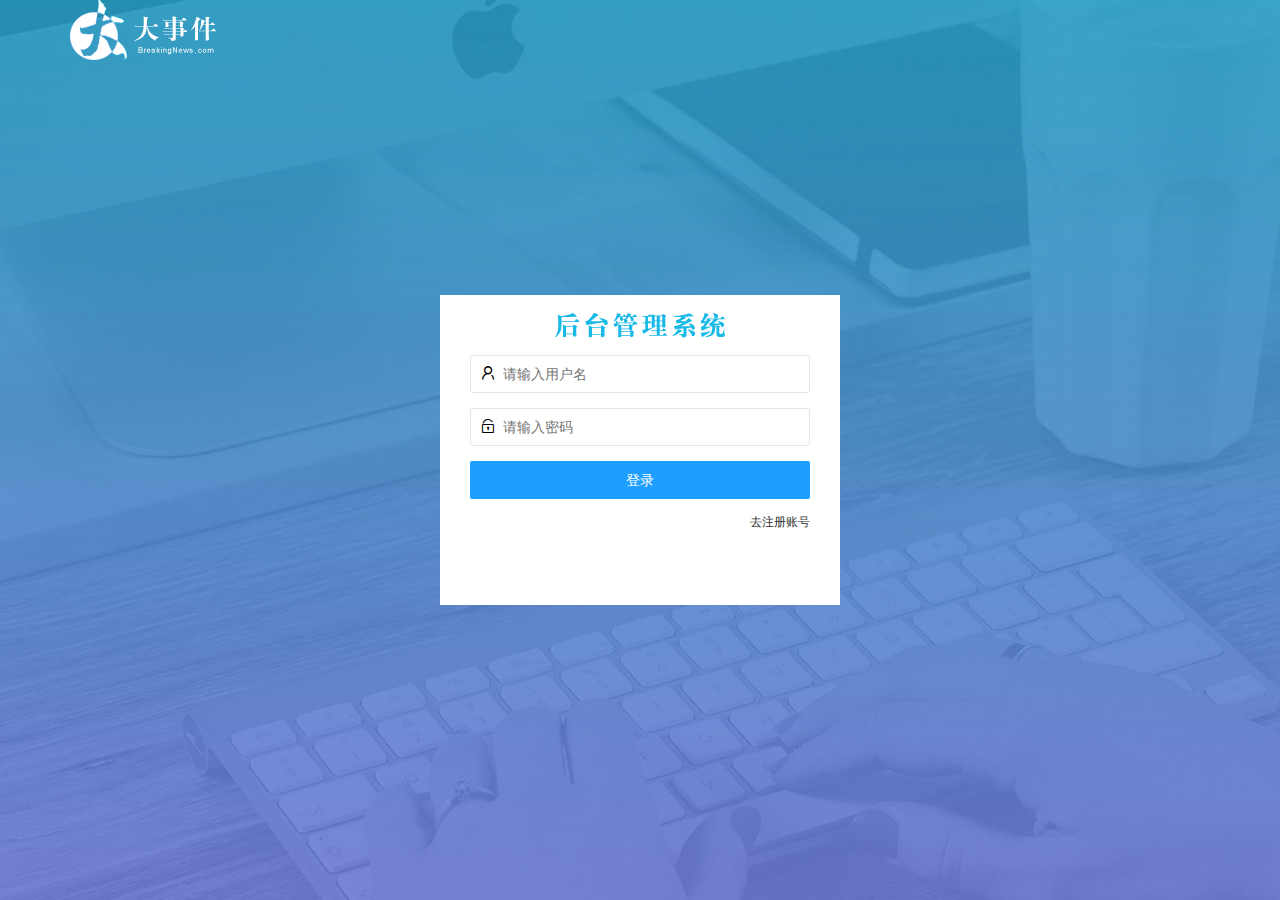
<file: login.html>
<!DOCTYPE html>
<html lang="en">
<head>
    <meta charset="UTF-8">
    <meta name="viewport" content="width=device-width, initial-scale=1.0">
    <meta http-equiv="X-UA-Compatible" content="ie=edge">
    <title>大事件-登录-注册</title>
  <!-- 导入layui 的样式 -->
  <link rel="stylesheet" href="./assets/lib/layui/css/layui.css">
<!-- 导入自己的样式 -->
  <link rel="stylesheet" href="./assets/css/login.css">
</head>
<body>
    <!-- 头部区域 -->
    <!-- layui-main 版心 -->
  <div class="layui-main">  
      <img src="./assets/images/logo.png" alt="">
  </div>  
  <!-- 登录注册区区域 -->
  <div class="longBox">
      <!-- 头部图片 -->
      <div class="title-box"></div>
     
      <!-- 登录的div -->
      <div class="login-box">
           <!-- 登录的表单 -->
      <form class="layui-form" id="form_login" action="">
            
      
            <!-- 用户名 -->
              <div class="layui-form-item">
                   <!-- 字体图标 -->
                    <i class="layui-icon layui-icon-username"></i>  
                  <input type="text" name="username" required  lay-verify="required" placeholder="请输入用户名" autocomplete="off" class="layui-input">
              </div>
           
          
                <!-- 密码 -->
              <div class="layui-form-item">
                   <!-- 字体图标 -->
                    <i class="layui-icon layui-icon-password"></i>   
                      <input type="password" name="password" required  lay-verify="required|pass" placeholder="请输入密码" autocomplete="off" class="layui-input">
                  </div>
                  <!-- 按钮 layui-form-item 独占一行-->
                  <!-- layui-btn-fluid 占满一行 -->
                  <div class="layui-form-item">
                          <button class="layui-btn layui-btn-fluid layui-btn-normal" lay-submit >登录</button>
                  </div>
                  <div class="layui-form-item links">
                        <a href="javascript:;" id="link_reg">去注册账号</a>
                  </div>
              </form>
         
      </div>
      <!-- 注册的div -->
      <div class="reg-box">
            <form class="layui-form" id="form_reg" action="">
            
      
                    <!-- 用户名 -->
                      <div class="layui-form-item">
                           <!-- 字体图标 -->
                            <i class="layui-icon layui-icon-username"></i>  
                          <input type="text" name="username" required  lay-verify="required"  placeholder="请输入用户名" autocomplete="off" class="layui-input">
                      </div>
                   
                  
                        <!-- 密码 -->
                      <div class="layui-form-item">
                           <!-- 字体图标 -->
                            <i class="layui-icon layui-icon-password"></i>   
                              <input type="password" id="mima" name="password" required  lay-verify="required|pass"  placeholder="请输入密码" autocomplete="off" class="layui-input">
                          </div>
                              <!-- 再次确认密码密码 -->
                      <div class="layui-form-item">
                            <!-- 字体图标 -->
                             <i class="layui-icon layui-icon-password"></i>   
                               <input type="password" name="password" required  lay-verify="required|pass|repwd" placeholder="再次确认密码" autocomplete="off" class="layui-input">
                           </div>
                          <!-- 按钮 layui-form-item 独占一行-->
                          <!-- layui-btn-fluid 占满一行 -->
                          <div class="layui-form-item">
                                  <button class="layui-btn layui-btn-fluid layui-btn-normal" lay-submit >注册</button>
                          </div>
                          <div class="layui-form-item links">
                                <a href="javascript:;" id="link_login">去登陆</a>
                          </div>
                      </form>
        
      </div>
  </div>
<!-- 导入Layui 的js文件 -->
<script src="/assets/lib/layui/layui.all.js"></script>
  <!-- 导入JUQery -->
<script src="/assets/lib/jquery.js"></script>
<!-- 导入路径拼接js -->
<script src="/assets/js/baseAPI.js"></script>
  <!-- 导入自己的javascript -->
  <script src="./assets/js/login.js"></script>
</body>
</html>
</file>
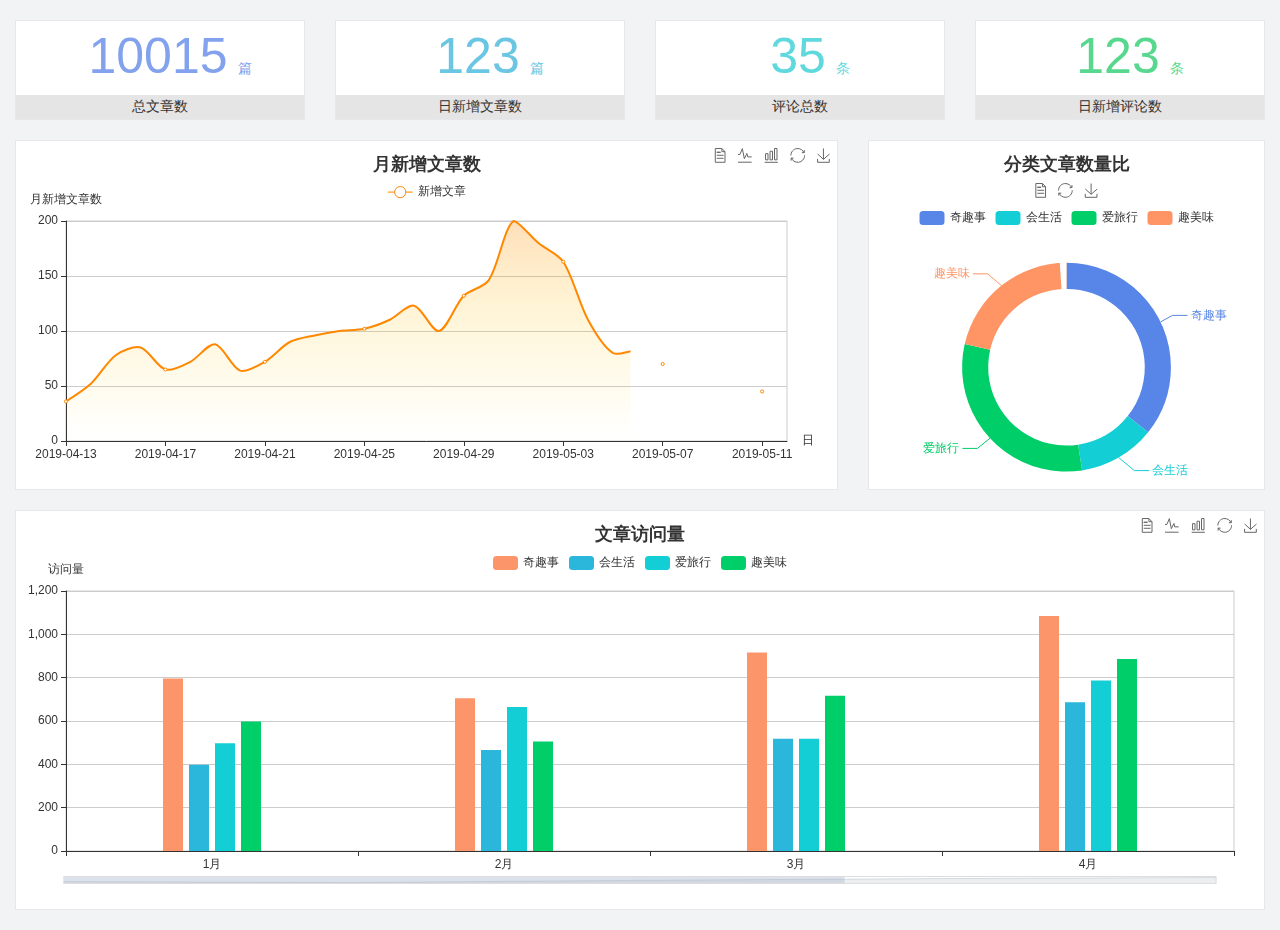
<file: home/dashboard.html>
<!DOCTYPE html>
<html lang="en">

<head>
  <meta charset="UTF-8">
  <meta name="viewport" content="width=device-width, initial-scale=1.0">
  <meta http-equiv="X-UA-Compatible" content="ie=edge">
  <title>图表统计</title>
  <link rel="stylesheet" href="../../assets/lib/bootstrap.css" />
  <link rel="stylesheet" href="../../assets/lib/main.css" />
  <script src="../../assets/lib/jquery.js"></script>
  <script type="text/javascript" src="../../assets/lib/echarts.min.js"></script>
</head>

<body>
  <div class="container-fluid">
    <div class="row spannel_list">
      <div class="col-sm-3 col-xs-6">
        <div class="spannel">
          <em>10015</em><span>篇</span>
          <b>总文章数</b>
        </div>
      </div>
      <div class="col-sm-3 col-xs-6">
        <div class="spannel scolor01">
          <em>123</em><span>篇</span>
          <b>日新增文章数</b>
        </div>
      </div>
      <div class="col-sm-3 col-xs-6">
        <div class="spannel scolor02">
          <em>35</em><span>条</span>
          <b>评论总数</b>
        </div>
      </div>
      <div class="col-sm-3 col-xs-6">
        <div class="spannel scolor03">
          <em>123</em><span>条</span>
          <b>日新增评论数</b>
        </div>
      </div>
    </div>
  </div>

  <div class="container-fluid">
    <div class="row curve-pie">
      <div class="col-lg-8 col-md-8">
        <div class="gragh_pannel" id="curve_show"></div>
      </div>
      <div class="col-lg-4 col-md-4">
        <div class="gragh_pannel" id="pie_show"></div>
      </div>
    </div>
  </div>

  <div class="container-fluid">
    <div class="column_pannel" id="column_show"></div>
  </div>

  <script>
    var oChart = echarts.init(document.getElementById('curve_show'));
    var aList_all = [
      { 'count': 36, 'date': '2019-04-13' },
      { 'count': 52, 'date': '2019-04-14' },
      { 'count': 78, 'date': '2019-04-15' },
      { 'count': 85, 'date': '2019-04-16' },
      { 'count': 65, 'date': '2019-04-17' },
      { 'count': 72, 'date': '2019-04-18' },
      { 'count': 88, 'date': '2019-04-19' },
      { 'count': 64, 'date': '2019-04-20' },
      { 'count': 72, 'date': '2019-04-21' },
      { 'count': 90, 'date': '2019-04-22' },
      { 'count': 96, 'date': '2019-04-23' },
      { 'count': 100, 'date': '2019-04-24' },
      { 'count': 102, 'date': '2019-04-25' },
      { 'count': 110, 'date': '2019-04-26' },
      { 'count': 123, 'date': '2019-04-27' },
      { 'count': 100, 'date': '2019-04-28' },
      { 'count': 132, 'date': '2019-04-29' },
      { 'count': 146, 'date': '2019-04-30' },
      { 'count': 200, 'date': '2019-05-01' },
      { 'count': 180, 'date': '2019-05-02' },
      { 'count': 163, 'date': '2019-05-03' },
      { 'count': 110, 'date': '2019-05-04' },
      { 'count': 80, 'date': '2019-05-05' },
      { 'count': 82, 'date': '2019-05-06' },
      { 'count': 70, 'date': '2019-05-07' },
      { 'count': 65, 'date': '2019-05-08' },
      { 'count': 54, 'date': '2019-05-09' },
      { 'count': 40, 'date': '2019-05-10' },
      { 'count': 45, 'date': '2019-05-11' },
      { 'count': 38, 'date': '2019-05-12' },
    ];

    let aCount = [];
    let aDate = [];

    for (var i = 0; i < aList_all.length; i++) {
      aCount.push(aList_all[i].count);
      aDate.push(aList_all[i].date);
    }

    var chartopt = {
      title: {
        text: '月新增文章数',
        left: 'center',
        top: '10'
      },
      tooltip: {
        trigger: 'axis'
      },
      legend: {
        data: ['新增文章'],
        top: '40'
      },
      toolbox: {
        show: true,
        feature: {
          mark: { show: true },
          dataView: { show: true, readOnly: false },
          magicType: { show: true, type: ['line', 'bar'] },
          restore: { show: true },
          saveAsImage: { show: true }
        }
      },
      calculable: true,
      xAxis: [
        {
          name: '日',
          type: 'category',
          boundaryGap: false,
          data: aDate
        }
      ],
      yAxis: [
        {
          name: '月新增文章数',
          type: 'value'
        }
      ],
      series: [
        {
          name: '新增文章',
          type: 'line',
          smooth: true,
          itemStyle: { normal: { areaStyle: { type: 'default' }, color: '#f80' }, lineStyle: { color: '#f80' } },
          data: aCount
        }],
      areaStyle: {
        normal: {
          color: new echarts.graphic.LinearGradient(0, 0, 0, 1, [{
            offset: 0,
            color: 'rgba(255,136,0,0.39)'
          }, {
            offset: .34,
            color: 'rgba(255,180,0,0.25)'
          }, {
            offset: 1,
            color: 'rgba(255,222,0,0.00)'
          }])

        }
      },
      grid: {
        show: true,
        x: 50,
        x2: 50,
        y: 80,
        height: 220
      }
    };

    oChart.setOption(chartopt);


    var oPie = echarts.init(document.getElementById('pie_show'));
    var oPieopt =
    {
      title: {
        top: 10,
        text: '分类文章数量比',
        x: 'center'
      },
      tooltip: {
        trigger: 'item',
        formatter: "{a} <br/>{b} : {c} ({d}%)"
      },
      color: ['#5885e8', '#13cfd5', '#00ce68', '#ff9565'],
      legend: {
        x: 'center',
        top: 65,
        data: ['奇趣事', '会生活', '爱旅行', '趣美味']
      },
      toolbox: {
        show: true,
        x: 'center',
        top: 35,
        feature: {
          mark: { show: true },
          dataView: { show: true, readOnly: false },
          magicType: {
            show: true,
            type: ['pie', 'funnel'],
            option: {
              funnel: {
                x: '25%',
                width: '50%',
                funnelAlign: 'left',
                max: 1548
              }
            }
          },
          restore: { show: true },
          saveAsImage: { show: true }
        }
      },
      calculable: true,
      series: [
        {
          name: '访问来源',
          type: 'pie',
          radius: ['45%', '60%'],
          center: ['50%', '65%'],
          data: [
            { value: 300, name: '奇趣事' },
            { value: 100, name: '会生活' },
            { value: 260, name: '爱旅行' },
            { value: 180, name: '趣美味' }
          ]
        }
      ]
    };
    oPie.setOption(oPieopt);



    var oColumn = this.echarts.init(document.getElementById('column_show'));
    var oColumnopt =
    {
      title: {
        text: '文章访问量',
        left: 'center',
        top: '10'
      },
      tooltip: {
        trigger: 'axis'
      },
      legend: {
        data: ['奇趣事', '会生活', '爱旅行', '趣美味'],
        top: '40'
      },
      toolbox: {
        show: true,
        feature: {
          mark: { show: true },
          dataView: { show: true, readOnly: false },
          magicType: { show: true, type: ['line', 'bar'] },
          restore: { show: true },
          saveAsImage: { show: true }
        }
      },
      calculable: true,
      xAxis: [
        {
          type: 'category',
          data: ['1月', '2月', '3月', '4月', '5月']
        }
      ],
      yAxis: [
        {
          name: '访问量',
          type: 'value'
        }
      ],
      series: [
        {
          name: '奇趣事',
          type: 'bar',
          barWidth: 20,
          itemStyle: {
            normal: { areaStyle: { type: 'default' }, color: '#fd956a' }
          },
          data: [800, 708, 920, 1090, 1200]
        },
        {
          name: '会生活',
          type: 'bar',
          barWidth: 20,
          itemStyle: {
            normal: { areaStyle: { type: 'default' }, color: '#2bb6db' }
          },
          data: [400, 468, 520, 690, 800]
        },
        {
          name: '爱旅行',
          type: 'bar',
          barWidth: 20,
          itemStyle: {
            normal: { areaStyle: { type: 'default' }, color: '#13cfd5' }
          },
          data: [500, 668, 520, 790, 900]
        },
        {
          name: '趣美味',
          type: 'bar',
          barWidth: 20,
          itemStyle: {
            normal: { areaStyle: { type: 'default' }, color: '#00ce68' }
          },
          data: [600, 508, 720, 890, 1000]
        }
      ],
      grid: {
        show: true,
        x: 50,
        x2: 30,
        y: 80,
        height: 260
      },
      dataZoom: [//给x轴设置滚动条
        {
          start: 0,//默认为0
          end: 100 - 1000 / 31,//默认为100
          type: 'slider',
          show: true,
          xAxisIndex: [0],
          handleSize: 0,//滑动条的 左右2个滑动条的大小
          height: 8,//组件高度
          left: 45, //左边的距离
          right: 50,//右边的距离
          bottom: 26,//右边的距离
          handleColor: '#ddd',//h滑动图标的颜色
          handleStyle: {
            borderColor: "#cacaca",
            borderWidth: "1",
            shadowBlur: 2,
            background: "#ddd",
            shadowColor: "#ddd",
          }
        }]
    };
    oColumn.setOption(oColumnopt);
  </script>
</body>

</html>
</file>
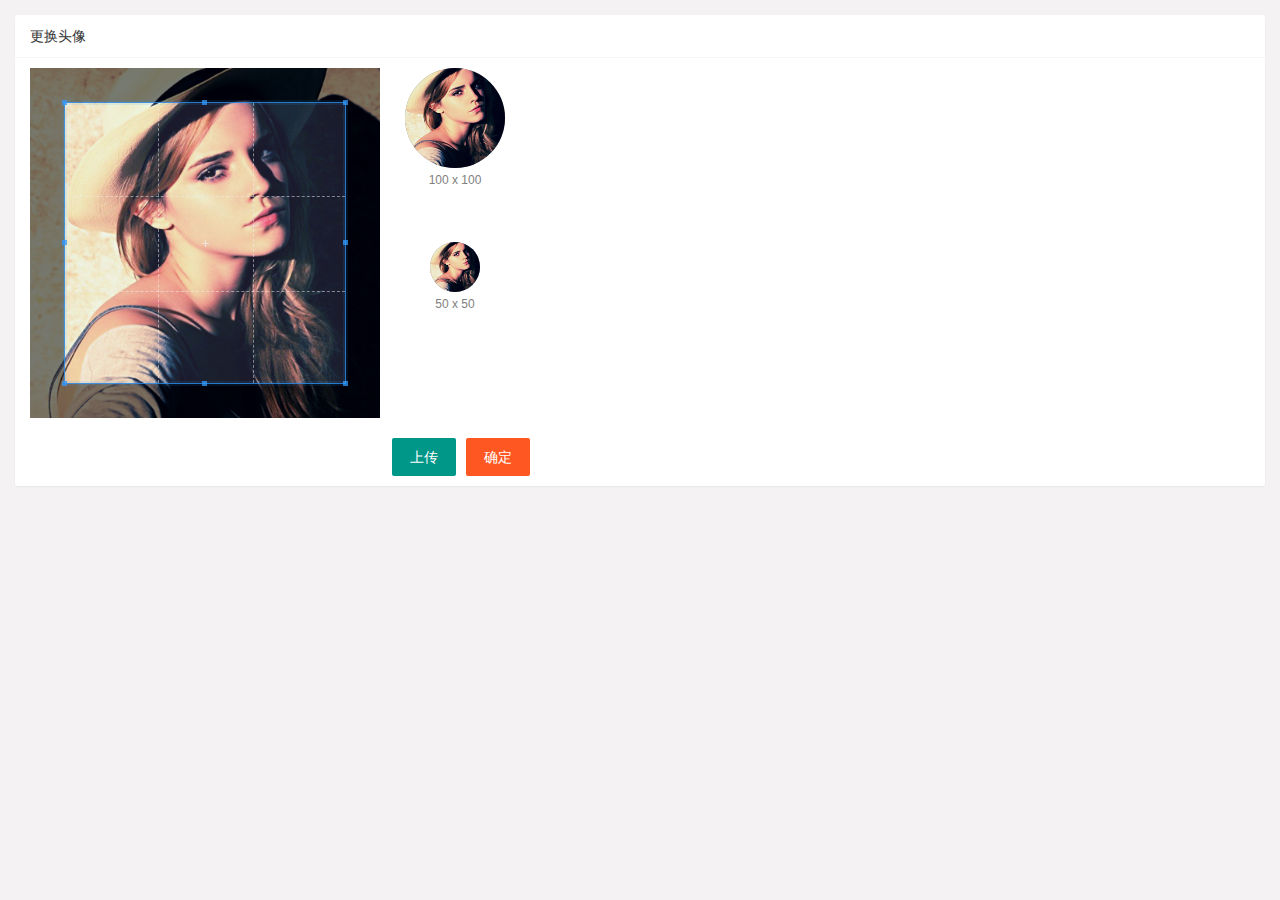
<file: user/user_avatar.html>
<!DOCTYPE html>
<html lang="en">
<head>
    <meta charset="UTF-8">
    <meta name="viewport" content="width=device-width, initial-scale=1.0">
    <meta http-equiv="X-UA-Compatible" content="ie=edge">
    <title>Document</title>
    <!-- 导入Layui 样式 -->
    <link rel="stylesheet" href="/assets/lib/layui/css/layui.css">
    <!-- cropper 样式 -->
    <link rel="stylesheet" href="/assets/lib/cropper/cropper.css" />
    <!-- 导入自己的样式 -->
    <link rel="stylesheet" href="/assets/css/user/user_avatar.css">
</head>
<body>
    <!-- 卡片区域 -->

    <div class="layui-card">
        <div class="layui-card-header">更换头像</div>
        <div class="layui-card-body">
           <!-- 第一行的图片裁剪和预览区域 -->
  <div class="row1">
    <!-- 图片裁剪区域 -->
    <div class="cropper-box">
      <!-- 这个 img 标签很重要，将来会把它初始化为裁剪区域 -->
      <img id="image" src="/assets/images/sample.jpg" />
    </div>
    <!-- 图片的预览区域 -->
    <div class="preview-box">
      <div>
        <!-- 宽高为 100px 的预览区域 -->
        <div class="img-preview w100"></div>
        <p class="size">100 x 100</p>
      </div>
      <div>
        <!-- 宽高为 50px 的预览区域 -->
        <div class="img-preview w50"></div>
        <p class="size">50 x 50</p>
      </div>
    </div>
  </div>

  <!-- 第二行的按钮区域 -->
  <div class="row2">
      <!-- accept 可以指代图片上传的类型 -->
      <input type="file" id="file"  accept="image/png,image/jpeg">
    <button type="button" class="layui-btn" id="btnchooseimag">上传</button>
    <button type="button" class="layui-btn layui-btn-danger" id="btnUpload">确定</button>
  </div>
        </div>
      </div>

    <!-- 导入layui js -->
   <script src="/assets/lib/layui/layui.all.js"></script>
    <!-- 导入jquery -->
    <script src="/assets/lib/jquery.js"></script>
    <script src="/assets/lib/cropper/Cropper.js"></script>
    <script src="/assets/lib/cropper/jquery-cropper.js"></script>
    <!-- 导入basAPi -->
   <script src="/assets/js/baseAPI.js"></script>
    <!-- 导入自己的 Js -->
    <script src="/assets/js/user/user_avatar.js"></script>
</body>
</html>
</file>
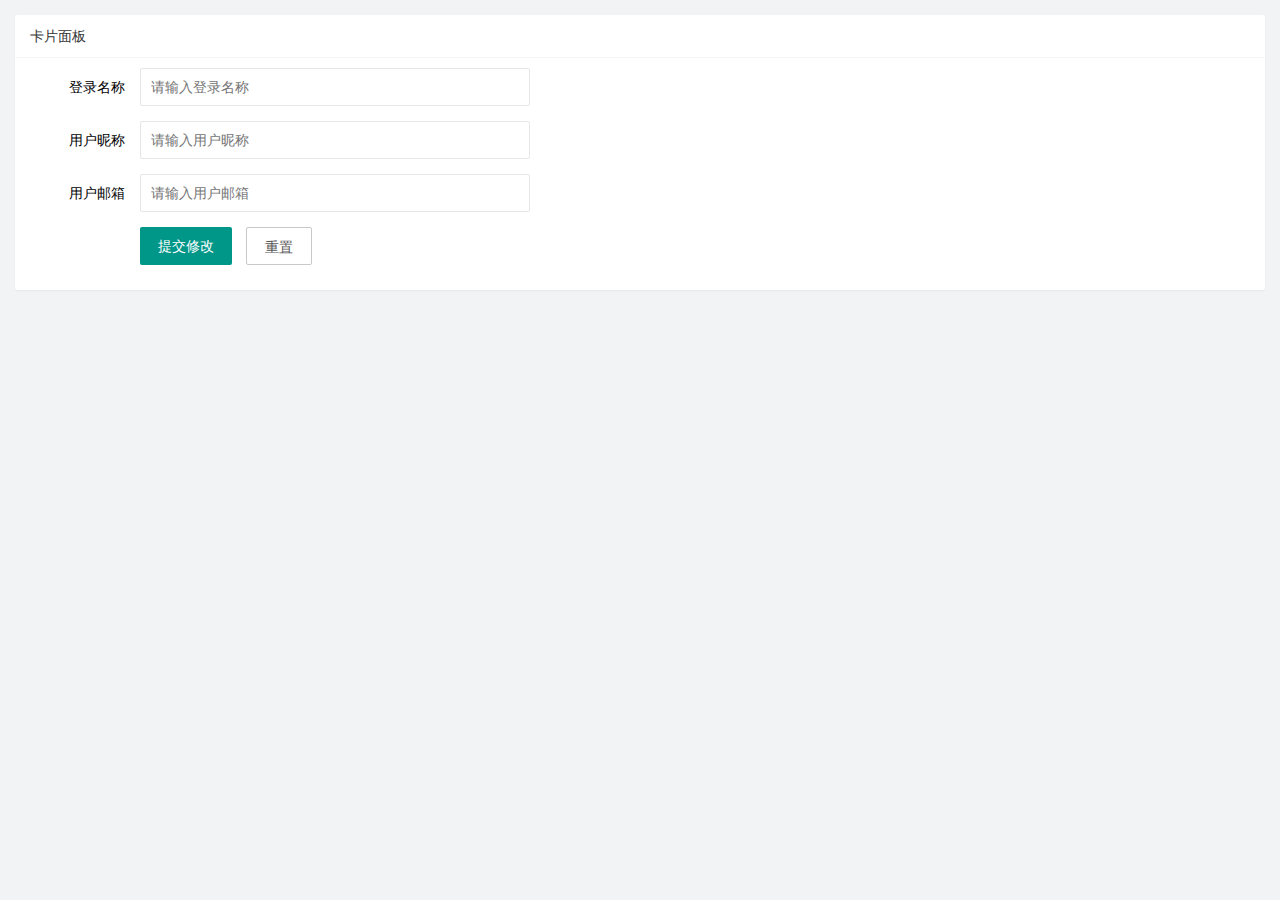
<file: user/user_info.html>
<!DOCTYPE html>
<html lang="en">
<head>
    <meta charset="UTF-8">
    <meta name="viewport" content="width=device-width, initial-scale=1.0">
    <meta http-equiv="X-UA-Compatible" content="ie=edge">
    <title>Document</title>
    <!-- 导入layui 的样式 -->
    <link rel="stylesheet" href="/assets/lib/layui/css/layui.css">
    <!-- 导入自己的样式 -->
    <link rel="stylesheet" href="/assets/css/user/user_info.css">
</head>
<body>
    <!-- 面板 -->
    <div class="layui-card">
        <div class="layui-card-header">卡片面板</div>
        <div class="layui-card-body">
                <form class="layui-form" lay-filter = "formUserInfo">
                        <div class="layui-form-item">
                          <label class="layui-form-label">登录名称</label>
                          <div class="layui-input-block">
                            <input type="hidden" name="id">
                            <input type="text" name="username" required lay-verify="required" placeholder="请输入登录名称" autocomplete="off" class="layui-input" readonly />
                          </div>
                        </div>
                        <div class="layui-form-item">
                          <label class="layui-form-label">用户昵称</label>
                          <div class="layui-input-block">
                            <input type="text" name="nickname" required lay-verify="required|nickname" placeholder="请输入用户昵称" autocomplete="off" class="layui-input" />
                          </div>
                        </div>
                        <div class="layui-form-item">
                          <label class="layui-form-label">用户邮箱</label>
                          <div class="layui-input-block">
                            <input type="text" name="email" required lay-verify="required|email" placeholder="请输入用户邮箱" autocomplete="off" class="layui-input" />
                          </div>
                        </div>
                        <div class="layui-form-item">
                          <div class="layui-input-block">
                            <button class="layui-btn" lay-submit lay-filter="formDemo">提交修改</button>
                            <button type="reset" class="layui-btn layui-btn-primary" id="btnReset">重置</button>
                          </div>
                        </div>
                      </form>
        </div>
      </div>


      <!-- 导入layui -->
      <script src="/assets/lib/layui/layui.all.js"></script>
      <!-- 导入jquery -->
      <script src="/assets/lib/jquery.js"></script>
      <!-- 导入初始化 basAPI -->
      <script src="/assets/js/baseAPI.js"></script>
      <!-- 导入自己的js -->
      <script src="/assets/js/user/user_info.js"></script>
</body>
</html>
</file>
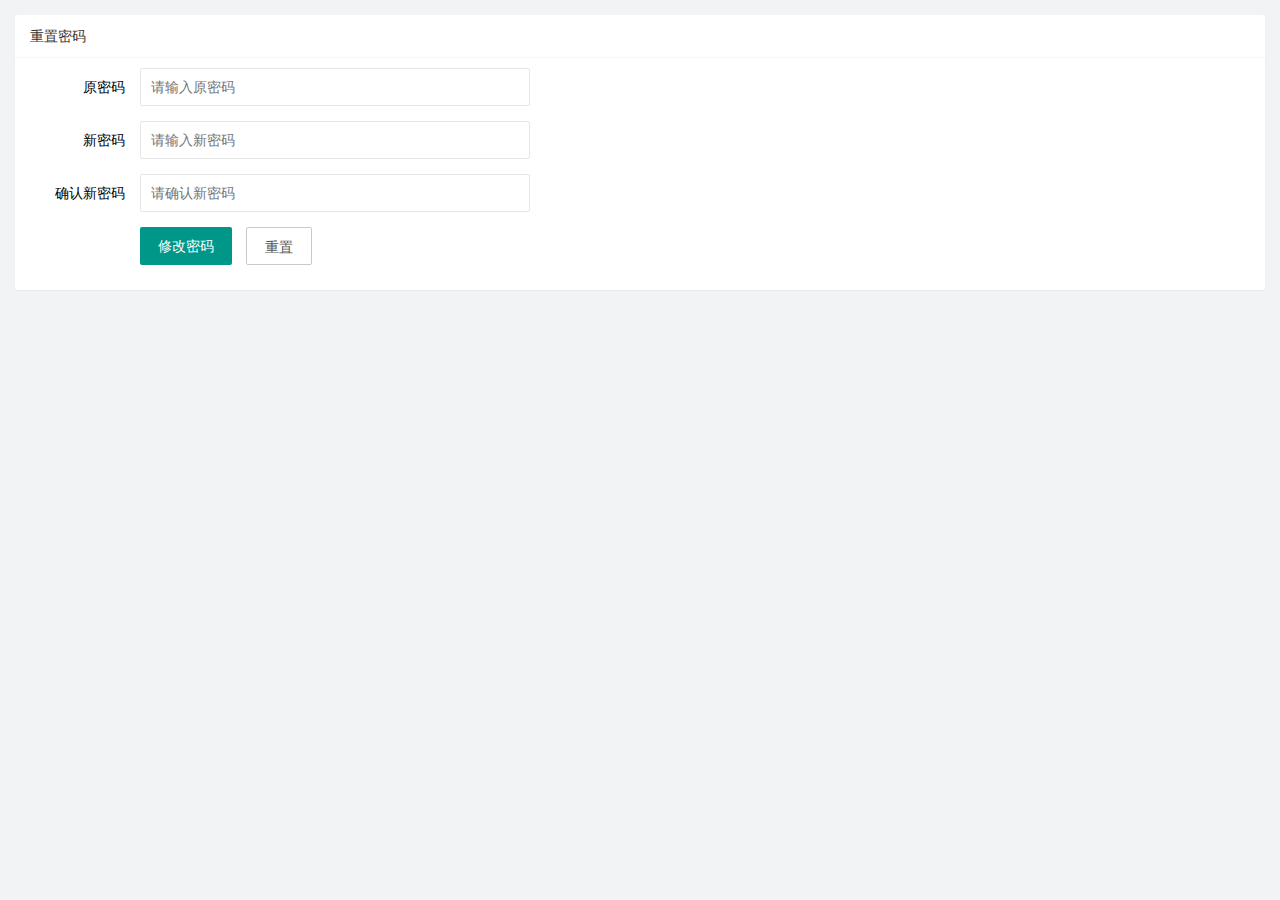
<file: user/user_pwd.html>
<!DOCTYPE html>
<html lang="en">
<head>
    <meta charset="UTF-8">
    <meta name="viewport" content="width=device-width, initial-scale=1.0">
    <meta http-equiv="X-UA-Compatible" content="ie=edge">
    <title>Document</title>
    <!-- 导入layui -->
    <link rel="stylesheet" href="/assets/lib/layui/css/layui.css">
    <!-- 导入自己得css -->
    <link rel="stylesheet" href="/assets/css/user/user_pwd.css">
 
</head>
<body>
    <div class="layui-card">
        <div class="layui-card-header">重置密码</div>
        <div class="layui-card-body">
            <form class="layui-form">
                <div class="layui-form-item">
                  <label class="layui-form-label">原密码</label>
                  <div class="layui-input-block">
                    <input type="password" name="oldPwd" required  lay-verify="required|pwd" placeholder="请输入原密码" autocomplete="off" class="layui-input">
                  </div>
                </div>

                <div class="layui-form-item">
                    <label class="layui-form-label">新密码</label>
                    <div class="layui-input-block">
                      <input type="password" name="newPwd" required  lay-verify="required|pwd|samePwd" placeholder="请输入新密码" autocomplete="off" class="layui-input">
                    </div>
                  </div>

                  <div class="layui-form-item">
                    <label class="layui-form-label">确认新密码</label>
                    <div class="layui-input-block">
                      <input type="password" name="rePwd" required  lay-verify="required|pwd|resPwd" placeholder="请确认新密码" autocomplete="off" class="layui-input">
                    </div>
                  </div>
                  <div class="layui-form-item">
                    <div class="layui-input-block">
                      <button class="layui-btn" lay-submit lay-filter="formDemo">修改密码</button>
                      <button type="reset" class="layui-btn layui-btn-primary">重置</button>
                    </div>
                  </div>
             </form>



        </div>
      </div>


    <!-- 引入layui js -->
    <script src="/assets/lib/layui/layui.all.js"></script>
    <!-- 引入 jquery -->
    <script src="/assets/lib/jquery.js"></script>
    <!-- 导入basAPi -->
    <script src="/assets/js/baseAPI.js"></script>
    <!-- 引入自己的js -->
    <script src="/assets/js/user/user_pwd.js"></script>
</body>
</html>
</file>
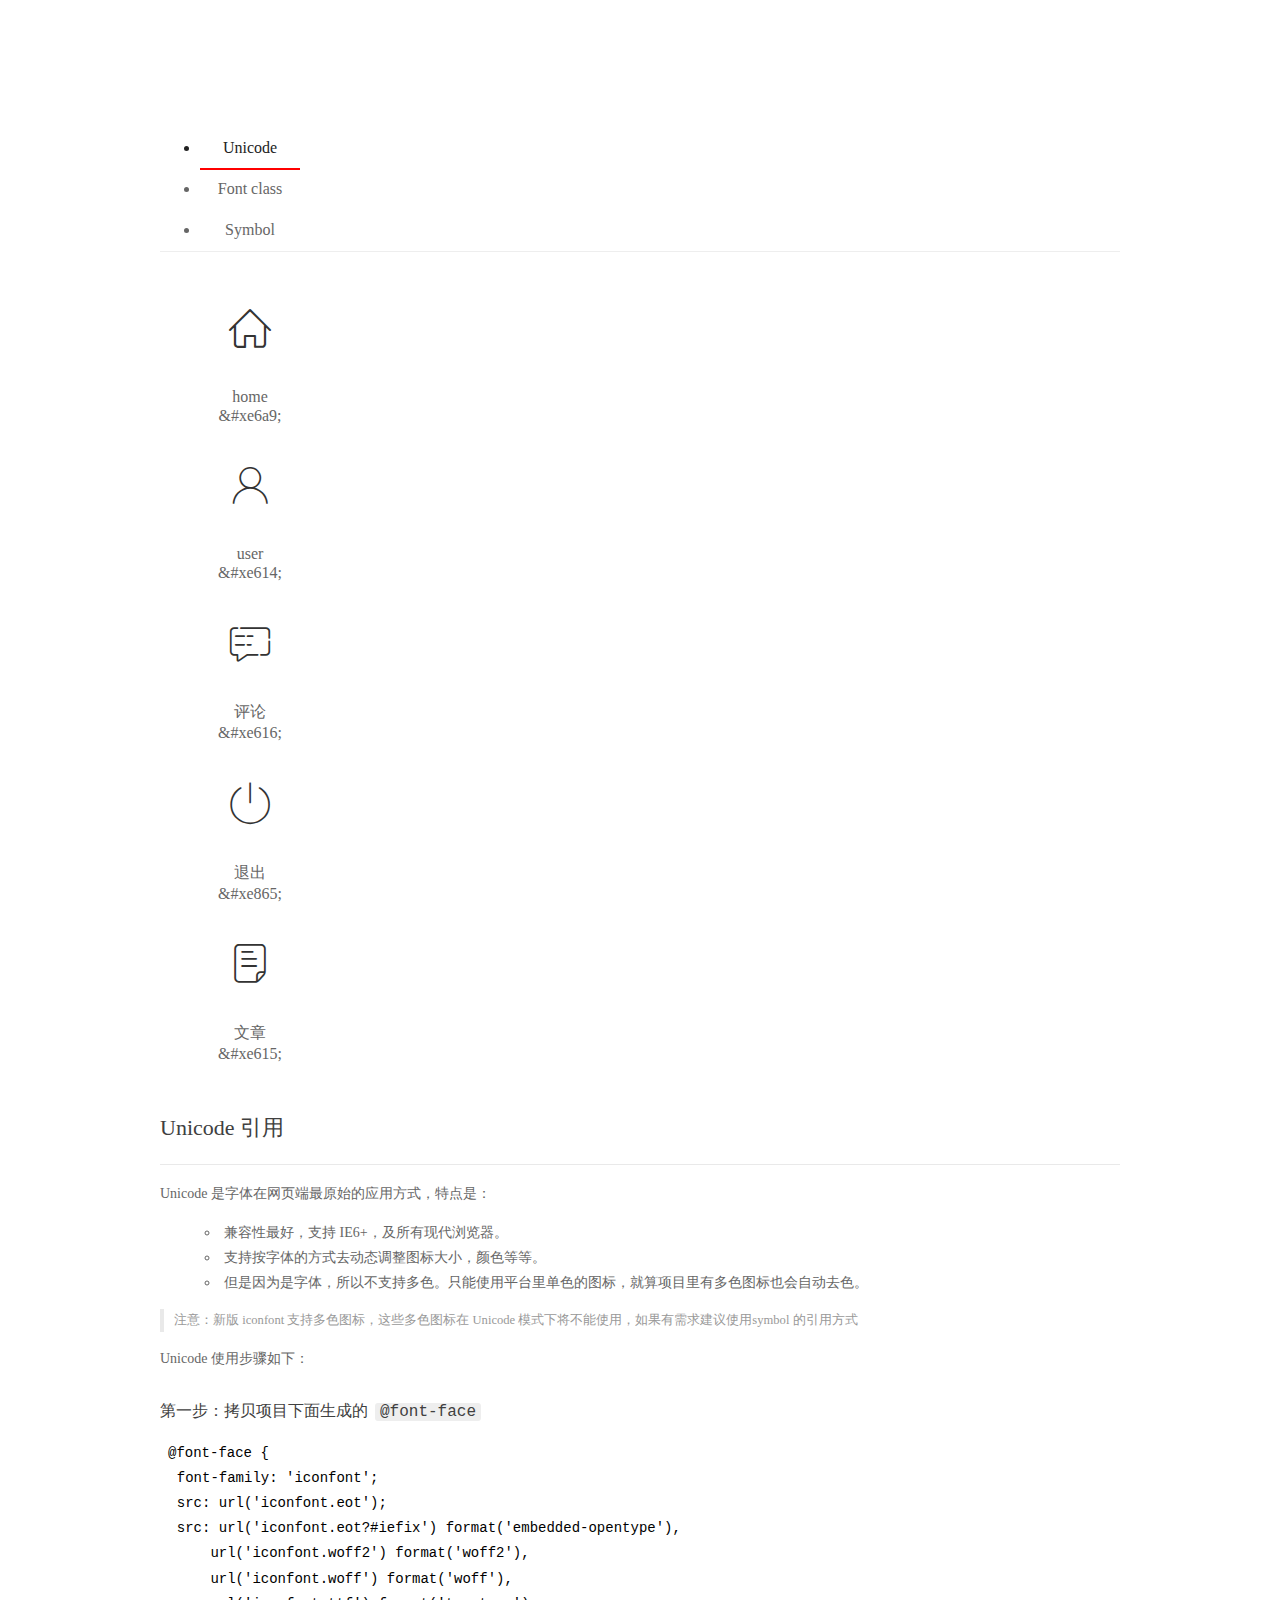
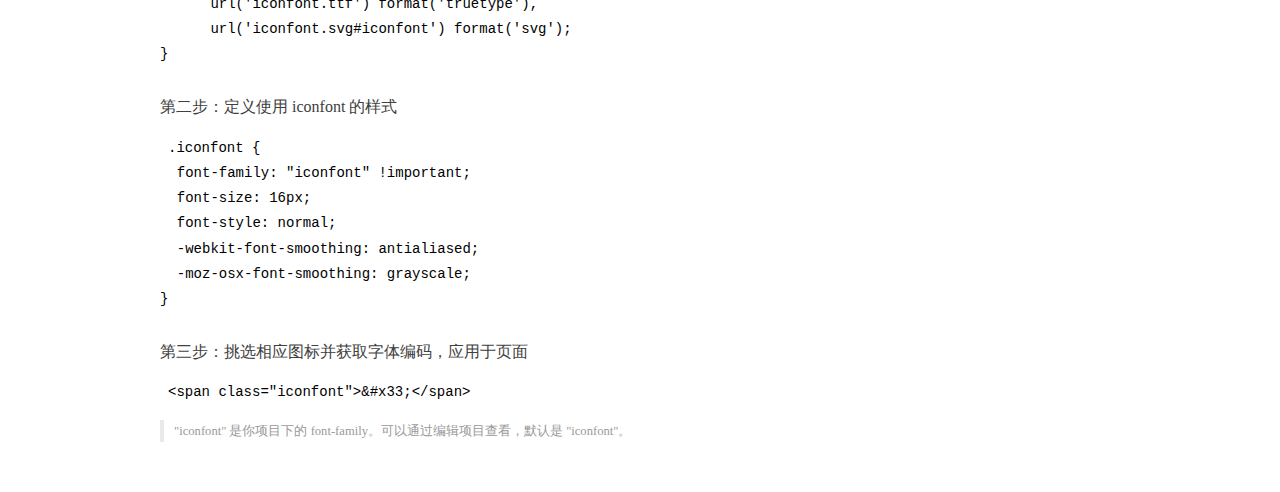
<file: assets/fonts/demo_index.html>
<!DOCTYPE html>
<html>
<head>
  <meta charset="utf-8"/>
  <title>IconFont Demo</title>
  <link rel="shortcut icon" href="https://gtms04.alicdn.com/tps/i4/TB1_oz6GVXXXXaFXpXXJDFnIXXX-64-64.ico" type="image/x-icon"/>
  <link rel="stylesheet" href="https://g.alicdn.com/thx/cube/1.3.2/cube.min.css">
  <link rel="stylesheet" href="demo.css">
  <link rel="stylesheet" href="iconfont.css">
  <script src="iconfont.js"></script>
  <!-- jQuery -->
  <script src="https://a1.alicdn.com/oss/uploads/2018/12/26/7bfddb60-08e8-11e9-9b04-53e73bb6408b.js"></script>
  <!-- 代码高亮 -->
  <script src="https://a1.alicdn.com/oss/uploads/2018/12/26/a3f714d0-08e6-11e9-8a15-ebf944d7534c.js"></script>
</head>
<body>
  <div class="main">
    <h1 class="logo"><a href="https://www.iconfont.cn/" title="iconfont 首页" target="_blank">&#xe86b;</a></h1>
    <div class="nav-tabs">
      <ul id="tabs" class="dib-box">
        <li class="dib active"><span>Unicode</span></li>
        <li class="dib"><span>Font class</span></li>
        <li class="dib"><span>Symbol</span></li>
      </ul>
      
    </div>
    <div class="tab-container">
      <div class="content unicode" style="display: block;">
          <ul class="icon_lists dib-box">
          
            <li class="dib">
              <span class="icon iconfont">&#xe6a9;</span>
                <div class="name">home</div>
                <div class="code-name">&amp;#xe6a9;</div>
              </li>
          
            <li class="dib">
              <span class="icon iconfont">&#xe614;</span>
                <div class="name">user</div>
                <div class="code-name">&amp;#xe614;</div>
              </li>
          
            <li class="dib">
              <span class="icon iconfont">&#xe616;</span>
                <div class="name">评论</div>
                <div class="code-name">&amp;#xe616;</div>
              </li>
          
            <li class="dib">
              <span class="icon iconfont">&#xe865;</span>
                <div class="name">退出</div>
                <div class="code-name">&amp;#xe865;</div>
              </li>
          
            <li class="dib">
              <span class="icon iconfont">&#xe615;</span>
                <div class="name">文章</div>
                <div class="code-name">&amp;#xe615;</div>
              </li>
          
          </ul>
          <div class="article markdown">
          <h2 id="unicode-">Unicode 引用</h2>
          <hr>

          <p>Unicode 是字体在网页端最原始的应用方式，特点是：</p>
          <ul>
            <li>兼容性最好，支持 IE6+，及所有现代浏览器。</li>
            <li>支持按字体的方式去动态调整图标大小，颜色等等。</li>
            <li>但是因为是字体，所以不支持多色。只能使用平台里单色的图标，就算项目里有多色图标也会自动去色。</li>
          </ul>
          <blockquote>
            <p>注意：新版 iconfont 支持多色图标，这些多色图标在 Unicode 模式下将不能使用，如果有需求建议使用symbol 的引用方式</p>
          </blockquote>
          <p>Unicode 使用步骤如下：</p>
          <h3 id="-font-face">第一步：拷贝项目下面生成的 <code>@font-face</code></h3>
<pre><code class="language-css"
>@font-face {
  font-family: 'iconfont';
  src: url('iconfont.eot');
  src: url('iconfont.eot?#iefix') format('embedded-opentype'),
      url('iconfont.woff2') format('woff2'),
      url('iconfont.woff') format('woff'),
      url('iconfont.ttf') format('truetype'),
      url('iconfont.svg#iconfont') format('svg');
}
</code></pre>
          <h3 id="-iconfont-">第二步：定义使用 iconfont 的样式</h3>
<pre><code class="language-css"
>.iconfont {
  font-family: "iconfont" !important;
  font-size: 16px;
  font-style: normal;
  -webkit-font-smoothing: antialiased;
  -moz-osx-font-smoothing: grayscale;
}
</code></pre>
          <h3 id="-">第三步：挑选相应图标并获取字体编码，应用于页面</h3>
<pre>
<code class="language-html"
>&lt;span class="iconfont"&gt;&amp;#x33;&lt;/span&gt;
</code></pre>
          <blockquote>
            <p>"iconfont" 是你项目下的 font-family。可以通过编辑项目查看，默认是 "iconfont"。</p>
          </blockquote>
          </div>
      </div>
      <div class="content font-class">
        <ul class="icon_lists dib-box">
          
          <li class="dib">
            <span class="icon iconfont icon-home"></span>
            <div class="name">
              home
            </div>
            <div class="code-name">.icon-home
            </div>
          </li>
          
          <li class="dib">
            <span class="icon iconfont icon-user"></span>
            <div class="name">
              user
            </div>
            <div class="code-name">.icon-user
            </div>
          </li>
          
          <li class="dib">
            <span class="icon iconfont icon-pinglun"></span>
            <div class="name">
              评论
            </div>
            <div class="code-name">.icon-pinglun
            </div>
          </li>
          
          <li class="dib">
            <span class="icon iconfont icon-tuichu"></span>
            <div class="name">
              退出
            </div>
            <div class="code-name">.icon-tuichu
            </div>
          </li>
          
          <li class="dib">
            <span class="icon iconfont icon-16"></span>
            <div class="name">
              文章
            </div>
            <div class="code-name">.icon-16
            </div>
          </li>
          
        </ul>
        <div class="article markdown">
        <h2 id="font-class-">font-class 引用</h2>
        <hr>

        <p>font-class 是 Unicode 使用方式的一种变种，主要是解决 Unicode 书写不直观，语意不明确的问题。</p>
        <p>与 Unicode 使用方式相比，具有如下特点：</p>
        <ul>
          <li>兼容性良好，支持 IE8+，及所有现代浏览器。</li>
          <li>相比于 Unicode 语意明确，书写更直观。可以很容易分辨这个 icon 是什么。</li>
          <li>因为使用 class 来定义图标，所以当要替换图标时，只需要修改 class 里面的 Unicode 引用。</li>
          <li>不过因为本质上还是使用的字体，所以多色图标还是不支持的。</li>
        </ul>
        <p>使用步骤如下：</p>
        <h3 id="-fontclass-">第一步：引入项目下面生成的 fontclass 代码：</h3>
<pre><code class="language-html">&lt;link rel="stylesheet" href="./iconfont.css"&gt;
</code></pre>
        <h3 id="-">第二步：挑选相应图标并获取类名，应用于页面：</h3>
<pre><code class="language-html">&lt;span class="iconfont icon-xxx"&gt;&lt;/span&gt;
</code></pre>
        <blockquote>
          <p>"
            iconfont" 是你项目下的 font-family。可以通过编辑项目查看，默认是 "iconfont"。</p>
        </blockquote>
      </div>
      </div>
      <div class="content symbol">
          <ul class="icon_lists dib-box">
          
            <li class="dib">
                <svg class="icon svg-icon" aria-hidden="true">
                  <use xlink:href="#icon-home"></use>
                </svg>
                <div class="name">home</div>
                <div class="code-name">#icon-home</div>
            </li>
          
            <li class="dib">
                <svg class="icon svg-icon" aria-hidden="true">
                  <use xlink:href="#icon-user"></use>
                </svg>
                <div class="name">user</div>
                <div class="code-name">#icon-user</div>
            </li>
          
            <li class="dib">
                <svg class="icon svg-icon" aria-hidden="true">
                  <use xlink:href="#icon-pinglun"></use>
                </svg>
                <div class="name">评论</div>
                <div class="code-name">#icon-pinglun</div>
            </li>
          
            <li class="dib">
                <svg class="icon svg-icon" aria-hidden="true">
                  <use xlink:href="#icon-tuichu"></use>
                </svg>
                <div class="name">退出</div>
                <div class="code-name">#icon-tuichu</div>
            </li>
          
            <li class="dib">
                <svg class="icon svg-icon" aria-hidden="true">
                  <use xlink:href="#icon-16"></use>
                </svg>
                <div class="name">文章</div>
                <div class="code-name">#icon-16</div>
            </li>
          
          </ul>
          <div class="article markdown">
          <h2 id="symbol-">Symbol 引用</h2>
          <hr>

          <p>这是一种全新的使用方式，应该说这才是未来的主流，也是平台目前推荐的用法。相关介绍可以参考这篇<a href="">文章</a>
            这种用法其实是做了一个 SVG 的集合，与另外两种相比具有如下特点：</p>
          <ul>
            <li>支持多色图标了，不再受单色限制。</li>
            <li>通过一些技巧，支持像字体那样，通过 <code>font-size</code>, <code>color</code> 来调整样式。</li>
            <li>兼容性较差，支持 IE9+，及现代浏览器。</li>
            <li>浏览器渲染 SVG 的性能一般，还不如 png。</li>
          </ul>
          <p>使用步骤如下：</p>
          <h3 id="-symbol-">第一步：引入项目下面生成的 symbol 代码：</h3>
<pre><code class="language-html">&lt;script src="./iconfont.js"&gt;&lt;/script&gt;
</code></pre>
          <h3 id="-css-">第二步：加入通用 CSS 代码（引入一次就行）：</h3>
<pre><code class="language-html">&lt;style&gt;
.icon {
  width: 1em;
  height: 1em;
  vertical-align: -0.15em;
  fill: currentColor;
  overflow: hidden;
}
&lt;/style&gt;
</code></pre>
          <h3 id="-">第三步：挑选相应图标并获取类名，应用于页面：</h3>
<pre><code class="language-html">&lt;svg class="icon" aria-hidden="true"&gt;
  &lt;use xlink:href="#icon-xxx"&gt;&lt;/use&gt;
&lt;/svg&gt;
</code></pre>
          </div>
      </div>

    </div>
  </div>
  <script>
  $(document).ready(function () {
      $('.tab-container .content:first').show()

      $('#tabs li').click(function (e) {
        var tabContent = $('.tab-container .content')
        var index = $(this).index()

        if ($(this).hasClass('active')) {
          return
        } else {
          $('#tabs li').removeClass('active')
          $(this).addClass('active')

          tabContent.hide().eq(index).fadeIn()
        }
      })
    })
  </script>
</body>
</html>
</file>
<file: assets/lib/layui/css/layui.css>
/** layui-v2.5.5 MIT License By https://www.layui.com */
 .layui-inline,img{display:inline-block;vertical-align:middle}h1,h2,h3,h4,h5,h6{font-weight:400}.layui-edge,.layui-header,.layui-inline,.layui-main{position:relative}.layui-body,.layui-edge,.layui-elip{overflow:hidden}.layui-btn,.layui-edge,.layui-inline,img{vertical-align:middle}.layui-btn,.layui-disabled,.layui-icon,.layui-unselect{-moz-user-select:none;-webkit-user-select:none;-ms-user-select:none}.layui-elip,.layui-form-checkbox span,.layui-form-pane .layui-form-label{text-overflow:ellipsis;white-space:nowrap}.layui-breadcrumb,.layui-tree-btnGroup{visibility:hidden}blockquote,body,button,dd,div,dl,dt,form,h1,h2,h3,h4,h5,h6,input,li,ol,p,pre,td,textarea,th,ul{margin:0;padding:0;-webkit-tap-highlight-color:rgba(0,0,0,0)}a:active,a:hover{outline:0}img{border:none}li{list-style:none}table{border-collapse:collapse;border-spacing:0}h4,h5,h6{font-size:100%}button,input,optgroup,option,select,textarea{font-family:inherit;font-size:inherit;font-style:inherit;font-weight:inherit;outline:0}pre{white-space:pre-wrap;white-space:-moz-pre-wrap;white-space:-pre-wrap;white-space:-o-pre-wrap;word-wrap:break-word}body{line-height:24px;font:14px Helvetica Neue,Helvetica,PingFang SC,Tahoma,Arial,sans-serif}hr{height:1px;margin:10px 0;border:0;clear:both}a{color:#333;text-decoration:none}a:hover{color:#777}a cite{font-style:normal;*cursor:pointer}.layui-border-box,.layui-border-box *{box-sizing:border-box}.layui-box,.layui-box *{box-sizing:content-box}.layui-clear{clear:both;*zoom:1}.layui-clear:after{content:'\20';clear:both;*zoom:1;display:block;height:0}.layui-inline{*display:inline;*zoom:1}.layui-edge{display:inline-block;width:0;height:0;border-width:6px;border-style:dashed;border-color:transparent}.layui-edge-top{top:-4px;border-bottom-color:#999;border-bottom-style:solid}.layui-edge-right{border-left-color:#999;border-left-style:solid}.layui-edge-bottom{top:2px;border-top-color:#999;border-top-style:solid}.layui-edge-left{border-right-color:#999;border-right-style:solid}.layui-disabled,.layui-disabled:hover{color:#d2d2d2!important;cursor:not-allowed!important}.layui-circle{border-radius:100%}.layui-show{display:block!important}.layui-hide{display:none!important}@font-face{font-family:layui-icon;src:url(../font/iconfont.eot?v=250);src:url(../font/iconfont.eot?v=250#iefix) format('embedded-opentype'),url(../font/iconfont.woff2?v=250) format('woff2'),url(../font/iconfont.woff?v=250) format('woff'),url(../font/iconfont.ttf?v=250) format('truetype'),url(../font/iconfont.svg?v=250#layui-icon) format('svg')}.layui-icon{font-family:layui-icon!important;font-size:16px;font-style:normal;-webkit-font-smoothing:antialiased;-moz-osx-font-smoothing:grayscale}.layui-icon-reply-fill:before{content:"\e611"}.layui-icon-set-fill:before{content:"\e614"}.layui-icon-menu-fill:before{content:"\e60f"}.layui-icon-search:before{content:"\e615"}.layui-icon-share:before{content:"\e641"}.layui-icon-set-sm:before{content:"\e620"}.layui-icon-engine:before{content:"\e628"}.layui-icon-close:before{content:"\1006"}.layui-icon-close-fill:before{content:"\1007"}.layui-icon-chart-screen:before{content:"\e629"}.layui-icon-star:before{content:"\e600"}.layui-icon-circle-dot:before{content:"\e617"}.layui-icon-chat:before{content:"\e606"}.layui-icon-release:before{content:"\e609"}.layui-icon-list:before{content:"\e60a"}.layui-icon-chart:before{content:"\e62c"}.layui-icon-ok-circle:before{content:"\1005"}.layui-icon-layim-theme:before{content:"\e61b"}.layui-icon-table:before{content:"\e62d"}.layui-icon-right:before{content:"\e602"}.layui-icon-left:before{content:"\e603"}.layui-icon-cart-simple:before{content:"\e698"}.layui-icon-face-cry:before{content:"\e69c"}.layui-icon-face-smile:before{content:"\e6af"}.layui-icon-survey:before{content:"\e6b2"}.layui-icon-tree:before{content:"\e62e"}.layui-icon-upload-circle:before{content:"\e62f"}.layui-icon-add-circle:before{content:"\e61f"}.layui-icon-download-circle:before{content:"\e601"}.layui-icon-templeate-1:before{content:"\e630"}.layui-icon-util:before{content:"\e631"}.layui-icon-face-surprised:before{content:"\e664"}.layui-icon-edit:before{content:"\e642"}.layui-icon-speaker:before{content:"\e645"}.layui-icon-down:before{content:"\e61a"}.layui-icon-file:before{content:"\e621"}.layui-icon-layouts:before{content:"\e632"}.layui-icon-rate-half:before{content:"\e6c9"}.layui-icon-add-circle-fine:before{content:"\e608"}.layui-icon-prev-circle:before{content:"\e633"}.layui-icon-read:before{content:"\e705"}.layui-icon-404:before{content:"\e61c"}.layui-icon-carousel:before{content:"\e634"}.layui-icon-help:before{content:"\e607"}.layui-icon-code-circle:before{content:"\e635"}.layui-icon-water:before{content:"\e636"}.layui-icon-username:before{content:"\e66f"}.layui-icon-find-fill:before{content:"\e670"}.layui-icon-about:before{content:"\e60b"}.layui-icon-location:before{content:"\e715"}.layui-icon-up:before{content:"\e619"}.layui-icon-pause:before{content:"\e651"}.layui-icon-date:before{content:"\e637"}.layui-icon-layim-uploadfile:before{content:"\e61d"}.layui-icon-delete:before{content:"\e640"}.layui-icon-play:before{content:"\e652"}.layui-icon-top:before{content:"\e604"}.layui-icon-friends:before{content:"\e612"}.layui-icon-refresh-3:before{content:"\e9aa"}.layui-icon-ok:before{content:"\e605"}.layui-icon-layer:before{content:"\e638"}.layui-icon-face-smile-fine:before{content:"\e60c"}.layui-icon-dollar:before{content:"\e659"}.layui-icon-group:before{content:"\e613"}.layui-icon-layim-download:before{content:"\e61e"}.layui-icon-picture-fine:before{content:"\e60d"}.layui-icon-link:before{content:"\e64c"}.layui-icon-diamond:before{content:"\e735"}.layui-icon-log:before{content:"\e60e"}.layui-icon-rate-solid:before{content:"\e67a"}.layui-icon-fonts-del:before{content:"\e64f"}.layui-icon-unlink:before{content:"\e64d"}.layui-icon-fonts-clear:before{content:"\e639"}.layui-icon-triangle-r:before{content:"\e623"}.layui-icon-circle:before{content:"\e63f"}.layui-icon-radio:before{content:"\e643"}.layui-icon-align-center:before{content:"\e647"}.layui-icon-align-right:before{content:"\e648"}.layui-icon-align-left:before{content:"\e649"}.layui-icon-loading-1:before{content:"\e63e"}.layui-icon-return:before{content:"\e65c"}.layui-icon-fonts-strong:before{content:"\e62b"}.layui-icon-upload:before{content:"\e67c"}.layui-icon-dialogue:before{content:"\e63a"}.layui-icon-video:before{content:"\e6ed"}.layui-icon-headset:before{content:"\e6fc"}.layui-icon-cellphone-fine:before{content:"\e63b"}.layui-icon-add-1:before{content:"\e654"}.layui-icon-face-smile-b:before{content:"\e650"}.layui-icon-fonts-html:before{content:"\e64b"}.layui-icon-form:before{content:"\e63c"}.layui-icon-cart:before{content:"\e657"}.layui-icon-camera-fill:before{content:"\e65d"}.layui-icon-tabs:before{content:"\e62a"}.layui-icon-fonts-code:before{content:"\e64e"}.layui-icon-fire:before{content:"\e756"}.layui-icon-set:before{content:"\e716"}.layui-icon-fonts-u:before{content:"\e646"}.layui-icon-triangle-d:before{content:"\e625"}.layui-icon-tips:before{content:"\e702"}.layui-icon-picture:before{content:"\e64a"}.layui-icon-more-vertical:before{content:"\e671"}.layui-icon-flag:before{content:"\e66c"}.layui-icon-loading:before{content:"\e63d"}.layui-icon-fonts-i:before{content:"\e644"}.layui-icon-refresh-1:before{content:"\e666"}.layui-icon-rmb:before{content:"\e65e"}.layui-icon-home:before{content:"\e68e"}.layui-icon-user:before{content:"\e770"}.layui-icon-notice:before{content:"\e667"}.layui-icon-login-weibo:before{content:"\e675"}.layui-icon-voice:before{content:"\e688"}.layui-icon-upload-drag:before{content:"\e681"}.layui-icon-login-qq:before{content:"\e676"}.layui-icon-snowflake:before{content:"\e6b1"}.layui-icon-file-b:before{content:"\e655"}.layui-icon-template:before{content:"\e663"}.layui-icon-auz:before{content:"\e672"}.layui-icon-console:before{content:"\e665"}.layui-icon-app:before{content:"\e653"}.layui-icon-prev:before{content:"\e65a"}.layui-icon-website:before{content:"\e7ae"}.layui-icon-next:before{content:"\e65b"}.layui-icon-component:before{content:"\e857"}.layui-icon-more:before{content:"\e65f"}.layui-icon-login-wechat:before{content:"\e677"}.layui-icon-shrink-right:before{content:"\e668"}.layui-icon-spread-left:before{content:"\e66b"}.layui-icon-camera:before{content:"\e660"}.layui-icon-note:before{content:"\e66e"}.layui-icon-refresh:before{content:"\e669"}.layui-icon-female:before{content:"\e661"}.layui-icon-male:before{content:"\e662"}.layui-icon-password:before{content:"\e673"}.layui-icon-senior:before{content:"\e674"}.layui-icon-theme:before{content:"\e66a"}.layui-icon-tread:before{content:"\e6c5"}.layui-icon-praise:before{content:"\e6c6"}.layui-icon-star-fill:before{content:"\e658"}.layui-icon-rate:before{content:"\e67b"}.layui-icon-template-1:before{content:"\e656"}.layui-icon-vercode:before{content:"\e679"}.layui-icon-cellphone:before{content:"\e678"}.layui-icon-screen-full:before{content:"\e622"}.layui-icon-screen-restore:before{content:"\e758"}.layui-icon-cols:before{content:"\e610"}.layui-icon-export:before{content:"\e67d"}.layui-icon-print:before{content:"\e66d"}.layui-icon-slider:before{content:"\e714"}.layui-icon-addition:before{content:"\e624"}.layui-icon-subtraction:before{content:"\e67e"}.layui-icon-service:before{content:"\e626"}.layui-icon-transfer:before{content:"\e691"}.layui-main{width:1140px;margin:0 auto}.layui-header{z-index:1000;height:60px}.layui-header a:hover{transition:all .5s;-webkit-transition:all .5s}.layui-side{position:fixed;left:0;top:0;bottom:0;z-index:999;width:200px;overflow-x:hidden}.layui-side-scroll{position:relative;width:220px;height:100%;overflow-x:hidden}.layui-body{position:absolute;left:200px;right:0;top:0;bottom:0;z-index:998;width:auto;overflow-y:auto;box-sizing:border-box}.layui-layout-body{overflow:hidden}.layui-layout-admin .layui-header{background-color:#23262E}.layui-layout-admin .layui-side{top:60px;width:200px;overflow-x:hidden}.layui-layout-admin .layui-body{position:fixed;top:60px;bottom:44px}.layui-layout-admin .layui-main{width:auto;margin:0 15px}.layui-layout-admin .layui-footer{position:fixed;left:200px;right:0;bottom:0;height:44px;line-height:44px;padding:0 15px;background-color:#eee}.layui-layout-admin .layui-logo{position:absolute;left:0;top:0;width:200px;height:100%;line-height:60px;text-align:center;color:#009688;font-size:16px}.layui-layout-admin .layui-header .layui-nav{background:0 0}.layui-layout-left{position:absolute!important;left:200px;top:0}.layui-layout-right{position:absolute!important;right:0;top:0}.layui-container{position:relative;margin:0 auto;padding:0 15px;box-sizing:border-box}.layui-fluid{position:relative;margin:0 auto;padding:0 15px}.layui-row:after,.layui-row:before{content:'';display:block;clear:both}.layui-col-lg1,.layui-col-lg10,.layui-col-lg11,.layui-col-lg12,.layui-col-lg2,.layui-col-lg3,.layui-col-lg4,.layui-col-lg5,.layui-col-lg6,.layui-col-lg7,.layui-col-lg8,.layui-col-lg9,.layui-col-md1,.layui-col-md10,.layui-col-md11,.layui-col-md12,.layui-col-md2,.layui-col-md3,.layui-col-md4,.layui-col-md5,.layui-col-md6,.layui-col-md7,.layui-col-md8,.layui-col-md9,.layui-col-sm1,.layui-col-sm10,.layui-col-sm11,.layui-col-sm12,.layui-col-sm2,.layui-col-sm3,.layui-col-sm4,.layui-col-sm5,.layui-col-sm6,.layui-col-sm7,.layui-col-sm8,.layui-col-sm9,.layui-col-xs1,.layui-col-xs10,.layui-col-xs11,.layui-col-xs12,.layui-col-xs2,.layui-col-xs3,.layui-col-xs4,.layui-col-xs5,.layui-col-xs6,.layui-col-xs7,.layui-col-xs8,.layui-col-xs9{position:relative;display:block;box-sizing:border-box}.layui-col-xs1,.layui-col-xs10,.layui-col-xs11,.layui-col-xs12,.layui-col-xs2,.layui-col-xs3,.layui-col-xs4,.layui-col-xs5,.layui-col-xs6,.layui-col-xs7,.layui-col-xs8,.layui-col-xs9{float:left}.layui-col-xs1{width:8.33333333%}.layui-col-xs2{width:16.66666667%}.layui-col-xs3{width:25%}.layui-col-xs4{width:33.33333333%}.layui-col-xs5{width:41.66666667%}.layui-col-xs6{width:50%}.layui-col-xs7{width:58.33333333%}.layui-col-xs8{width:66.66666667%}.layui-col-xs9{width:75%}.layui-col-xs10{width:83.33333333%}.layui-col-xs11{width:91.66666667%}.layui-col-xs12{width:100%}.layui-col-xs-offset1{margin-left:8.33333333%}.layui-col-xs-offset2{margin-left:16.66666667%}.layui-col-xs-offset3{margin-left:25%}.layui-col-xs-offset4{margin-left:33.33333333%}.layui-col-xs-offset5{margin-left:41.66666667%}.layui-col-xs-offset6{margin-left:50%}.layui-col-xs-offset7{margin-left:58.33333333%}.layui-col-xs-offset8{margin-left:66.66666667%}.layui-col-xs-offset9{margin-left:75%}.layui-col-xs-offset10{margin-left:83.33333333%}.layui-col-xs-offset11{margin-left:91.66666667%}.layui-col-xs-offset12{margin-left:100%}@media screen and (max-width:768px){.layui-hide-xs{display:none!important}.layui-show-xs-block{display:block!important}.layui-show-xs-inline{display:inline!important}.layui-show-xs-inline-block{display:inline-block!important}}@media screen and (min-width:768px){.layui-container{width:750px}.layui-hide-sm{display:none!important}.layui-show-sm-block{display:block!important}.layui-show-sm-inline{display:inline!important}.layui-show-sm-inline-block{display:inline-block!important}.layui-col-sm1,.layui-col-sm10,.layui-col-sm11,.layui-col-sm12,.layui-col-sm2,.layui-col-sm3,.layui-col-sm4,.layui-col-sm5,.layui-col-sm6,.layui-col-sm7,.layui-col-sm8,.layui-col-sm9{float:left}.layui-col-sm1{width:8.33333333%}.layui-col-sm2{width:16.66666667%}.layui-col-sm3{width:25%}.layui-col-sm4{width:33.33333333%}.layui-col-sm5{width:41.66666667%}.layui-col-sm6{width:50%}.layui-col-sm7{width:58.33333333%}.layui-col-sm8{width:66.66666667%}.layui-col-sm9{width:75%}.layui-col-sm10{width:83.33333333%}.layui-col-sm11{width:91.66666667%}.layui-col-sm12{width:100%}.layui-col-sm-offset1{margin-left:8.33333333%}.layui-col-sm-offset2{margin-left:16.66666667%}.layui-col-sm-offset3{margin-left:25%}.layui-col-sm-offset4{margin-left:33.33333333%}.layui-col-sm-offset5{margin-left:41.66666667%}.layui-col-sm-offset6{margin-left:50%}.layui-col-sm-offset7{margin-left:58.33333333%}.layui-col-sm-offset8{margin-left:66.66666667%}.layui-col-sm-offset9{margin-left:75%}.layui-col-sm-offset10{margin-left:83.33333333%}.layui-col-sm-offset11{margin-left:91.66666667%}.layui-col-sm-offset12{margin-left:100%}}@media screen and (min-width:992px){.layui-container{width:970px}.layui-hide-md{display:none!important}.layui-show-md-block{display:block!important}.layui-show-md-inline{display:inline!important}.layui-show-md-inline-block{display:inline-block!important}.layui-col-md1,.layui-col-md10,.layui-col-md11,.layui-col-md12,.layui-col-md2,.layui-col-md3,.layui-col-md4,.layui-col-md5,.layui-col-md6,.layui-col-md7,.layui-col-md8,.layui-col-md9{float:left}.layui-col-md1{width:8.33333333%}.layui-col-md2{width:16.66666667%}.layui-col-md3{width:25%}.layui-col-md4{width:33.33333333%}.layui-col-md5{width:41.66666667%}.layui-col-md6{width:50%}.layui-col-md7{width:58.33333333%}.layui-col-md8{width:66.66666667%}.layui-col-md9{width:75%}.layui-col-md10{width:83.33333333%}.layui-col-md11{width:91.66666667%}.layui-col-md12{width:100%}.layui-col-md-offset1{margin-left:8.33333333%}.layui-col-md-offset2{margin-left:16.66666667%}.layui-col-md-offset3{margin-left:25%}.layui-col-md-offset4{margin-left:33.33333333%}.layui-col-md-offset5{margin-left:41.66666667%}.layui-col-md-offset6{margin-left:50%}.layui-col-md-offset7{margin-left:58.33333333%}.layui-col-md-offset8{margin-left:66.66666667%}.layui-col-md-offset9{margin-left:75%}.layui-col-md-offset10{margin-left:83.33333333%}.layui-col-md-offset11{margin-left:91.66666667%}.layui-col-md-offset12{margin-left:100%}}@media screen and (min-width:1200px){.layui-container{width:1170px}.layui-hide-lg{display:none!important}.layui-show-lg-block{display:block!important}.layui-show-lg-inline{display:inline!important}.layui-show-lg-inline-block{display:inline-block!important}.layui-col-lg1,.layui-col-lg10,.layui-col-lg11,.layui-col-lg12,.layui-col-lg2,.layui-col-lg3,.layui-col-lg4,.layui-col-lg5,.layui-col-lg6,.layui-col-lg7,.layui-col-lg8,.layui-col-lg9{float:left}.layui-col-lg1{width:8.33333333%}.layui-col-lg2{width:16.66666667%}.layui-col-lg3{width:25%}.layui-col-lg4{width:33.33333333%}.layui-col-lg5{width:41.66666667%}.layui-col-lg6{width:50%}.layui-col-lg7{width:58.33333333%}.layui-col-lg8{width:66.66666667%}.layui-col-lg9{width:75%}.layui-col-lg10{width:83.33333333%}.layui-col-lg11{width:91.66666667%}.layui-col-lg12{width:100%}.layui-col-lg-offset1{margin-left:8.33333333%}.layui-col-lg-offset2{margin-left:16.66666667%}.layui-col-lg-offset3{margin-left:25%}.layui-col-lg-offset4{margin-left:33.33333333%}.layui-col-lg-offset5{margin-left:41.66666667%}.layui-col-lg-offset6{margin-left:50%}.layui-col-lg-offset7{margin-left:58.33333333%}.layui-col-lg-offset8{margin-left:66.66666667%}.layui-col-lg-offset9{margin-left:75%}.layui-col-lg-offset10{margin-left:83.33333333%}.layui-col-lg-offset11{margin-left:91.66666667%}.layui-col-lg-offset12{margin-left:100%}}.layui-col-space1{margin:-.5px}.layui-col-space1>*{padding:.5px}.layui-col-space3{margin:-1.5px}.layui-col-space3>*{padding:1.5px}.layui-col-space5{margin:-2.5px}.layui-col-space5>*{padding:2.5px}.layui-col-space8{margin:-3.5px}.layui-col-space8>*{padding:3.5px}.layui-col-space10{margin:-5px}.layui-col-space10>*{padding:5px}.layui-col-space12{margin:-6px}.layui-col-space12>*{padding:6px}.layui-col-space15{margin:-7.5px}.layui-col-space15>*{padding:7.5px}.layui-col-space18{margin:-9px}.layui-col-space18>*{padding:9px}.layui-col-space20{margin:-10px}.layui-col-space20>*{padding:10px}.layui-col-space22{margin:-11px}.layui-col-space22>*{padding:11px}.layui-col-space25{margin:-12.5px}.layui-col-space25>*{padding:12.5px}.layui-col-space30{margin:-15px}.layui-col-space30>*{padding:15px}.layui-btn,.layui-input,.layui-select,.layui-textarea,.layui-upload-button{outline:0;-webkit-appearance:none;transition:all .3s;-webkit-transition:all .3s;box-sizing:border-box}.layui-elem-quote{margin-bottom:10px;padding:15px;line-height:22px;border-left:5px solid #009688;border-radius:0 2px 2px 0;background-color:#f2f2f2}.layui-quote-nm{border-style:solid;border-width:1px 1px 1px 5px;background:0 0}.layui-elem-field{margin-bottom:10px;padding:0;border-width:1px;border-style:solid}.layui-elem-field legend{margin-left:20px;padding:0 10px;font-size:20px;font-weight:300}.layui-field-title{margin:10px 0 20px;border-width:1px 0 0}.layui-field-box{padding:10px 15px}.layui-field-title .layui-field-box{padding:10px 0}.layui-progress{position:relative;height:6px;border-radius:20px;background-color:#e2e2e2}.layui-progress-bar{position:absolute;left:0;top:0;width:0;max-width:100%;height:6px;border-radius:20px;text-align:right;background-color:#5FB878;transition:all .3s;-webkit-transition:all .3s}.layui-progress-big,.layui-progress-big .layui-progress-bar{height:18px;line-height:18px}.layui-progress-text{position:relative;top:-20px;line-height:18px;font-size:12px;color:#666}.layui-progress-big .layui-progress-text{position:static;padding:0 10px;color:#fff}.layui-collapse{border-width:1px;border-style:solid;border-radius:2px}.layui-colla-content,.layui-colla-item{border-top-width:1px;border-top-style:solid}.layui-colla-item:first-child{border-top:none}.layui-colla-title{position:relative;height:42px;line-height:42px;padding:0 15px 0 35px;color:#333;background-color:#f2f2f2;cursor:pointer;font-size:14px;overflow:hidden}.layui-colla-content{display:none;padding:10px 15px;line-height:22px;color:#666}.layui-colla-icon{position:absolute;left:15px;top:0;font-size:14px}.layui-card{margin-bottom:15px;border-radius:2px;background-color:#fff;box-shadow:0 1px 2px 0 rgba(0,0,0,.05)}.layui-card:last-child{margin-bottom:0}.layui-card-header{position:relative;height:42px;line-height:42px;padding:0 15px;border-bottom:1px solid #f6f6f6;color:#333;border-radius:2px 2px 0 0;font-size:14px}.layui-bg-black,.layui-bg-blue,.layui-bg-cyan,.layui-bg-green,.layui-bg-orange,.layui-bg-red{color:#fff!important}.layui-card-body{position:relative;padding:10px 15px;line-height:24px}.layui-card-body[pad15]{padding:15px}.layui-card-body[pad20]{padding:20px}.layui-card-body .layui-table{margin:5px 0}.layui-card .layui-tab{margin:0}.layui-panel-window{position:relative;padding:15px;border-radius:0;border-top:5px solid #E6E6E6;background-color:#fff}.layui-auxiliar-moving{position:fixed;left:0;right:0;top:0;bottom:0;width:100%;height:100%;background:0 0;z-index:9999999999}.layui-form-label,.layui-form-mid,.layui-form-select,.layui-input-block,.layui-input-inline,.layui-textarea{position:relative}.layui-bg-red{background-color:#FF5722!important}.layui-bg-orange{background-color:#FFB800!important}.layui-bg-green{background-color:#009688!important}.layui-bg-cyan{background-color:#2F4056!important}.layui-bg-blue{background-color:#1E9FFF!important}.layui-bg-black{background-color:#393D49!important}.layui-bg-gray{background-color:#eee!important;color:#666!important}.layui-badge-rim,.layui-colla-content,.layui-colla-item,.layui-collapse,.layui-elem-field,.layui-form-pane .layui-form-item[pane],.layui-form-pane .layui-form-label,.layui-input,.layui-layedit,.layui-layedit-tool,.layui-quote-nm,.layui-select,.layui-tab-bar,.layui-tab-card,.layui-tab-title,.layui-tab-title .layui-this:after,.layui-textarea{border-color:#e6e6e6}.layui-timeline-item:before,hr{background-color:#e6e6e6}.layui-text{line-height:22px;font-size:14px;color:#666}.layui-text h1,.layui-text h2,.layui-text h3{font-weight:500;color:#333}.layui-text h1{font-size:30px}.layui-text h2{font-size:24px}.layui-text h3{font-size:18px}.layui-text a:not(.layui-btn){color:#01AAED}.layui-text a:not(.layui-btn):hover{text-decoration:underline}.layui-text ul{padding:5px 0 5px 15px}.layui-text ul li{margin-top:5px;list-style-type:disc}.layui-text em,.layui-word-aux{color:#999!important;padding:0 5px!important}.layui-btn{display:inline-block;height:38px;line-height:38px;padding:0 18px;background-color:#009688;color:#fff;white-space:nowrap;text-align:center;font-size:14px;border:none;border-radius:2px;cursor:pointer}.layui-btn:hover{opacity:.8;filter:alpha(opacity=80);color:#fff}.layui-btn:active{opacity:1;filter:alpha(opacity=100)}.layui-btn+.layui-btn{margin-left:10px}.layui-btn-container{font-size:0}.layui-btn-container .layui-btn{margin-right:10px;margin-bottom:10px}.layui-btn-container .layui-btn+.layui-btn{margin-left:0}.layui-table .layui-btn-container .layui-btn{margin-bottom:9px}.layui-btn-radius{border-radius:100px}.layui-btn .layui-icon{margin-right:3px;font-size:18px;vertical-align:bottom;vertical-align:middle\9}.layui-btn-primary{border:1px solid #C9C9C9;background-color:#fff;color:#555}.layui-btn-primary:hover{border-color:#009688;color:#333}.layui-btn-normal{background-color:#1E9FFF}.layui-btn-warm{background-color:#FFB800}.layui-btn-danger{background-color:#FF5722}.layui-btn-checked{background-color:#5FB878}.layui-btn-disabled,.layui-btn-disabled:active,.layui-btn-disabled:hover{border:1px solid #e6e6e6;background-color:#FBFBFB;color:#C9C9C9;cursor:not-allowed;opacity:1}.layui-btn-lg{height:44px;line-height:44px;padding:0 25px;font-size:16px}.layui-btn-sm{height:30px;line-height:30px;padding:0 10px;font-size:12px}.layui-btn-sm i{font-size:16px!important}.layui-btn-xs{height:22px;line-height:22px;padding:0 5px;font-size:12px}.layui-btn-xs i{font-size:14px!important}.layui-btn-group{display:inline-block;vertical-align:middle;font-size:0}.layui-btn-group .layui-btn{margin-left:0!important;margin-right:0!important;border-left:1px solid rgba(255,255,255,.5);border-radius:0}.layui-btn-group .layui-btn-primary{border-left:none}.layui-btn-group .layui-btn-primary:hover{border-color:#C9C9C9;color:#009688}.layui-btn-group .layui-btn:first-child{border-left:none;border-radius:2px 0 0 2px}.layui-btn-group .layui-btn-primary:first-child{border-left:1px solid #c9c9c9}.layui-btn-group .layui-btn:last-child{border-radius:0 2px 2px 0}.layui-btn-group .layui-btn+.layui-btn{margin-left:0}.layui-btn-group+.layui-btn-group{margin-left:10px}.layui-btn-fluid{width:100%}.layui-input,.layui-select,.layui-textarea{height:38px;line-height:1.3;line-height:38px\9;border-width:1px;border-style:solid;background-color:#fff;border-radius:2px}.layui-input::-webkit-input-placeholder,.layui-select::-webkit-input-placeholder,.layui-textarea::-webkit-input-placeholder{line-height:1.3}.layui-input,.layui-textarea{display:block;width:100%;padding-left:10px}.layui-input:hover,.layui-textarea:hover{border-color:#D2D2D2!important}.layui-input:focus,.layui-textarea:focus{border-color:#C9C9C9!important}.layui-textarea{min-height:100px;height:auto;line-height:20px;padding:6px 10px;resize:vertical}.layui-select{padding:0 10px}.layui-form input[type=checkbox],.layui-form input[type=radio],.layui-form select{display:none}.layui-form [lay-ignore]{display:initial}.layui-form-item{margin-bottom:15px;clear:both;*zoom:1}.layui-form-item:after{content:'\20';clear:both;*zoom:1;display:block;height:0}.layui-form-label{float:left;display:block;padding:9px 15px;width:80px;font-weight:400;line-height:20px;text-align:right}.layui-form-label-col{display:block;float:none;padding:9px 0;line-height:20px;text-align:left}.layui-form-item .layui-inline{margin-bottom:5px;margin-right:10px}.layui-input-block{margin-left:110px;min-height:36px}.layui-input-inline{display:inline-block;vertical-align:middle}.layui-form-item .layui-input-inline{float:left;width:190px;margin-right:10px}.layui-form-text .layui-input-inline{width:auto}.layui-form-mid{float:left;display:block;padding:9px 0!important;line-height:20px;margin-right:10px}.layui-form-danger+.layui-form-select .layui-input,.layui-form-danger:focus{border-color:#FF5722!important}.layui-form-select .layui-input{padding-right:30px;cursor:pointer}.layui-form-select .layui-edge{position:absolute;right:10px;top:50%;margin-top:-3px;cursor:pointer;border-width:6px;border-top-color:#c2c2c2;border-top-style:solid;transition:all .3s;-webkit-transition:all .3s}.layui-form-select dl{display:none;position:absolute;left:0;top:42px;padding:5px 0;z-index:899;min-width:100%;border:1px solid #d2d2d2;max-height:300px;overflow-y:auto;background-color:#fff;border-radius:2px;box-shadow:0 2px 4px rgba(0,0,0,.12);box-sizing:border-box}.layui-form-select dl dd,.layui-form-select dl dt{padding:0 10px;line-height:36px;white-space:nowrap;overflow:hidden;text-overflow:ellipsis}.layui-form-select dl dt{font-size:12px;color:#999}.layui-form-select dl dd{cursor:pointer}.layui-form-select dl dd:hover{background-color:#f2f2f2;-webkit-transition:.5s all;transition:.5s all}.layui-form-select .layui-select-group dd{padding-left:20px}.layui-form-select dl dd.layui-select-tips{padding-left:10px!important;color:#999}.layui-form-select dl dd.layui-this{background-color:#5FB878;color:#fff}.layui-form-checkbox,.layui-form-select dl dd.layui-disabled{background-color:#fff}.layui-form-selected dl{display:block}.layui-form-checkbox,.layui-form-checkbox *,.layui-form-switch{display:inline-block;vertical-align:middle}.layui-form-selected .layui-edge{margin-top:-9px;-webkit-transform:rotate(180deg);transform:rotate(180deg);margin-top:-3px\9}:root .layui-form-selected .layui-edge{margin-top:-9px\0/IE9}.layui-form-selectup dl{top:auto;bottom:42px}.layui-select-none{margin:5px 0;text-align:center;color:#999}.layui-select-disabled .layui-disabled{border-color:#eee!important}.layui-select-disabled .layui-edge{border-top-color:#d2d2d2}.layui-form-checkbox{position:relative;height:30px;line-height:30px;margin-right:10px;padding-right:30px;cursor:pointer;font-size:0;-webkit-transition:.1s linear;transition:.1s linear;box-sizing:border-box}.layui-form-checkbox span{padding:0 10px;height:100%;font-size:14px;border-radius:2px 0 0 2px;background-color:#d2d2d2;color:#fff;overflow:hidden}.layui-form-checkbox:hover span{background-color:#c2c2c2}.layui-form-checkbox i{position:absolute;right:0;top:0;width:30px;height:28px;border:1px solid #d2d2d2;border-left:none;border-radius:0 2px 2px 0;color:#fff;font-size:20px;text-align:center}.layui-form-checkbox:hover i{border-color:#c2c2c2;color:#c2c2c2}.layui-form-checked,.layui-form-checked:hover{border-color:#5FB878}.layui-form-checked span,.layui-form-checked:hover span{background-color:#5FB878}.layui-form-checked i,.layui-form-checked:hover i{color:#5FB878}.layui-form-item .layui-form-checkbox{margin-top:4px}.layui-form-checkbox[lay-skin=primary]{height:auto!important;line-height:normal!important;min-width:18px;min-height:18px;border:none!important;margin-right:0;padding-left:28px;padding-right:0;background:0 0}.layui-form-checkbox[lay-skin=primary] span{padding-left:0;padding-right:15px;line-height:18px;background:0 0;color:#666}.layui-form-checkbox[lay-skin=primary] i{right:auto;left:0;width:16px;height:16px;line-height:16px;border:1px solid #d2d2d2;font-size:12px;border-radius:2px;background-color:#fff;-webkit-transition:.1s linear;transition:.1s linear}.layui-form-checkbox[lay-skin=primary]:hover i{border-color:#5FB878;color:#fff}.layui-form-checked[lay-skin=primary] i{border-color:#5FB878!important;background-color:#5FB878;color:#fff}.layui-checkbox-disbaled[lay-skin=primary] span{background:0 0!important;color:#c2c2c2}.layui-checkbox-disbaled[lay-skin=primary]:hover i{border-color:#d2d2d2}.layui-form-item .layui-form-checkbox[lay-skin=primary]{margin-top:10px}.layui-form-switch{position:relative;height:22px;line-height:22px;min-width:35px;padding:0 5px;margin-top:8px;border:1px solid #d2d2d2;border-radius:20px;cursor:pointer;background-color:#fff;-webkit-transition:.1s linear;transition:.1s linear}.layui-form-switch i{position:absolute;left:5px;top:3px;width:16px;height:16px;border-radius:20px;background-color:#d2d2d2;-webkit-transition:.1s linear;transition:.1s linear}.layui-form-switch em{position:relative;top:0;width:25px;margin-left:21px;padding:0!important;text-align:center!important;color:#999!important;font-style:normal!important;font-size:12px}.layui-form-onswitch{border-color:#5FB878;background-color:#5FB878}.layui-checkbox-disbaled,.layui-checkbox-disbaled i{border-color:#e2e2e2!important}.layui-form-onswitch i{left:100%;margin-left:-21px;background-color:#fff}.layui-form-onswitch em{margin-left:5px;margin-right:21px;color:#fff!important}.layui-checkbox-disbaled span{background-color:#e2e2e2!important}.layui-checkbox-disbaled:hover i{color:#fff!important}[lay-radio]{display:none}.layui-form-radio,.layui-form-radio *{display:inline-block;vertical-align:middle}.layui-form-radio{line-height:28px;margin:6px 10px 0 0;padding-right:10px;cursor:pointer;font-size:0}.layui-form-radio *{font-size:14px}.layui-form-radio>i{margin-right:8px;font-size:22px;color:#c2c2c2}.layui-form-radio>i:hover,.layui-form-radioed>i{color:#5FB878}.layui-radio-disbaled>i{color:#e2e2e2!important}.layui-form-pane .layui-form-label{width:110px;padding:8px 15px;height:38px;line-height:20px;border-width:1px;border-style:solid;border-radius:2px 0 0 2px;text-align:center;background-color:#FBFBFB;overflow:hidden;box-sizing:border-box}.layui-form-pane .layui-input-inline{margin-left:-1px}.layui-form-pane .layui-input-block{margin-left:110px;left:-1px}.layui-form-pane .layui-input{border-radius:0 2px 2px 0}.layui-form-pane .layui-form-text .layui-form-label{float:none;width:100%;border-radius:2px;box-sizing:border-box;text-align:left}.layui-form-pane .layui-form-text .layui-input-inline{display:block;margin:0;top:-1px;clear:both}.layui-form-pane .layui-form-text .layui-input-block{margin:0;left:0;top:-1px}.layui-form-pane .layui-form-text .layui-textarea{min-height:100px;border-radius:0 0 2px 2px}.layui-form-pane .layui-form-checkbox{margin:4px 0 4px 10px}.layui-form-pane .layui-form-radio,.layui-form-pane .layui-form-switch{margin-top:6px;margin-left:10px}.layui-form-pane .layui-form-item[pane]{position:relative;border-width:1px;border-style:solid}.layui-form-pane .layui-form-item[pane] .layui-form-label{position:absolute;left:0;top:0;height:100%;border-width:0 1px 0 0}.layui-form-pane .layui-form-item[pane] .layui-input-inline{margin-left:110px}@media screen and (max-width:450px){.layui-form-item .layui-form-label{text-overflow:ellipsis;overflow:hidden;white-space:nowrap}.layui-form-item .layui-inline{display:block;margin-right:0;margin-bottom:20px;clear:both}.layui-form-item .layui-inline:after{content:'\20';clear:both;display:block;height:0}.layui-form-item .layui-input-inline{display:block;float:none;left:-3px;width:auto;margin:0 0 10px 112px}.layui-form-item .layui-input-inline+.layui-form-mid{margin-left:110px;top:-5px;padding:0}.layui-form-item .layui-form-checkbox{margin-right:5px;margin-bottom:5px}}.layui-layedit{border-width:1px;border-style:solid;border-radius:2px}.layui-layedit-tool{padding:3px 5px;border-bottom-width:1px;border-bottom-style:solid;font-size:0}.layedit-tool-fixed{position:fixed;top:0;border-top:1px solid #e2e2e2}.layui-layedit-tool .layedit-tool-mid,.layui-layedit-tool .layui-icon{display:inline-block;vertical-align:middle;text-align:center;font-size:14px}.layui-layedit-tool .layui-icon{position:relative;width:32px;height:30px;line-height:30px;margin:3px 5px;color:#777;cursor:pointer;border-radius:2px}.layui-layedit-tool .layui-icon:hover{color:#393D49}.layui-layedit-tool .layui-icon:active{color:#000}.layui-layedit-tool .layedit-tool-active{background-color:#e2e2e2;color:#000}.layui-layedit-tool .layui-disabled,.layui-layedit-tool .layui-disabled:hover{color:#d2d2d2;cursor:not-allowed}.layui-layedit-tool .layedit-tool-mid{width:1px;height:18px;margin:0 10px;background-color:#d2d2d2}.layedit-tool-html{width:50px!important;font-size:30px!important}.layedit-tool-b,.layedit-tool-code,.layedit-tool-help{font-size:16px!important}.layedit-tool-d,.layedit-tool-face,.layedit-tool-image,.layedit-tool-unlink{font-size:18px!important}.layedit-tool-image input{position:absolute;font-size:0;left:0;top:0;width:100%;height:100%;opacity:.01;filter:Alpha(opacity=1);cursor:pointer}.layui-layedit-iframe iframe{display:block;width:100%}#LAY_layedit_code{overflow:hidden}.layui-laypage{display:inline-block;*display:inline;*zoom:1;vertical-align:middle;margin:10px 0;font-size:0}.layui-laypage>a:first-child,.layui-laypage>a:first-child em{border-radius:2px 0 0 2px}.layui-laypage>a:last-child,.layui-laypage>a:last-child em{border-radius:0 2px 2px 0}.layui-laypage>:first-child{margin-left:0!important}.layui-laypage>:last-child{margin-right:0!important}.layui-laypage a,.layui-laypage button,.layui-laypage input,.layui-laypage select,.layui-laypage span{border:1px solid #e2e2e2}.layui-laypage a,.layui-laypage span{display:inline-block;*display:inline;*zoom:1;vertical-align:middle;padding:0 15px;height:28px;line-height:28px;margin:0 -1px 5px 0;background-color:#fff;color:#333;font-size:12px}.layui-flow-more a *,.layui-laypage input,.layui-table-view select[lay-ignore]{display:inline-block}.layui-laypage a:hover{color:#009688}.layui-laypage em{font-style:normal}.layui-laypage .layui-laypage-spr{color:#999;font-weight:700}.layui-laypage a{text-decoration:none}.layui-laypage .layui-laypage-curr{position:relative}.layui-laypage .layui-laypage-curr em{position:relative;color:#fff}.layui-laypage .layui-laypage-curr .layui-laypage-em{position:absolute;left:-1px;top:-1px;padding:1px;width:100%;height:100%;background-color:#009688}.layui-laypage-em{border-radius:2px}.layui-laypage-next em,.layui-laypage-prev em{font-family:Sim sun;font-size:16px}.layui-laypage .layui-laypage-count,.layui-laypage .layui-laypage-limits,.layui-laypage .layui-laypage-refresh,.layui-laypage .layui-laypage-skip{margin-left:10px;margin-right:10px;padding:0;border:none}.layui-laypage .layui-laypage-limits,.layui-laypage .layui-laypage-refresh{vertical-align:top}.layui-laypage .layui-laypage-refresh i{font-size:18px;cursor:pointer}.layui-laypage select{height:22px;padding:3px;border-radius:2px;cursor:pointer}.layui-laypage .layui-laypage-skip{height:30px;line-height:30px;color:#999}.layui-laypage button,.layui-laypage input{height:30px;line-height:30px;border-radius:2px;vertical-align:top;background-color:#fff;box-sizing:border-box}.layui-laypage input{width:40px;margin:0 10px;padding:0 3px;text-align:center}.layui-laypage input:focus,.layui-laypage select:focus{border-color:#009688!important}.layui-laypage button{margin-left:10px;padding:0 10px;cursor:pointer}.layui-table,.layui-table-view{margin:10px 0}.layui-flow-more{margin:10px 0;text-align:center;color:#999;font-size:14px}.layui-flow-more a{height:32px;line-height:32px}.layui-flow-more a *{vertical-align:top}.layui-flow-more a cite{padding:0 20px;border-radius:3px;background-color:#eee;color:#333;font-style:normal}.layui-flow-more a cite:hover{opacity:.8}.layui-flow-more a i{font-size:30px;color:#737383}.layui-table{width:100%;background-color:#fff;color:#666}.layui-table tr{transition:all .3s;-webkit-transition:all .3s}.layui-table th{text-align:left;font-weight:400}.layui-table tbody tr:hover,.layui-table thead tr,.layui-table-click,.layui-table-header,.layui-table-hover,.layui-table-mend,.layui-table-patch,.layui-table-tool,.layui-table-total,.layui-table-total tr,.layui-table[lay-even] tr:nth-child(even){background-color:#f2f2f2}.layui-table td,.layui-table th,.layui-table-col-set,.layui-table-fixed-r,.layui-table-grid-down,.layui-table-header,.layui-table-page,.layui-table-tips-main,.layui-table-tool,.layui-table-total,.layui-table-view,.layui-table[lay-skin=line],.layui-table[lay-skin=row]{border-width:1px;border-style:solid;border-color:#e6e6e6}.layui-table td,.layui-table th{position:relative;padding:9px 15px;min-height:20px;line-height:20px;font-size:14px}.layui-table[lay-skin=line] td,.layui-table[lay-skin=line] th{border-width:0 0 1px}.layui-table[lay-skin=row] td,.layui-table[lay-skin=row] th{border-width:0 1px 0 0}.layui-table[lay-skin=nob] td,.layui-table[lay-skin=nob] th{border:none}.layui-table img{max-width:100px}.layui-table[lay-size=lg] td,.layui-table[lay-size=lg] th{padding:15px 30px}.layui-table-view .layui-table[lay-size=lg] .layui-table-cell{height:40px;line-height:40px}.layui-table[lay-size=sm] td,.layui-table[lay-size=sm] th{font-size:12px;padding:5px 10px}.layui-table-view .layui-table[lay-size=sm] .layui-table-cell{height:20px;line-height:20px}.layui-table[lay-data]{display:none}.layui-table-box{position:relative;overflow:hidden}.layui-table-view .layui-table{position:relative;width:auto;margin:0}.layui-table-view .layui-table[lay-skin=line]{border-width:0 1px 0 0}.layui-table-view .layui-table[lay-skin=row]{border-width:0 0 1px}.layui-table-view .layui-table td,.layui-table-view .layui-table th{padding:5px 0;border-top:none;border-left:none}.layui-table-view .layui-table th.layui-unselect .layui-table-cell span{cursor:pointer}.layui-table-view .layui-table td{cursor:default}.layui-table-view .layui-table td[data-edit=text]{cursor:text}.layui-table-view .layui-form-checkbox[lay-skin=primary] i{width:18px;height:18px}.layui-table-view .layui-form-radio{line-height:0;padding:0}.layui-table-view .layui-form-radio>i{margin:0;font-size:20px}.layui-table-init{position:absolute;left:0;top:0;width:100%;height:100%;text-align:center;z-index:110}.layui-table-init .layui-icon{position:absolute;left:50%;top:50%;margin:-15px 0 0 -15px;font-size:30px;color:#c2c2c2}.layui-table-header{border-width:0 0 1px;overflow:hidden}.layui-table-header .layui-table{margin-bottom:-1px}.layui-table-tool .layui-inline[lay-event]{position:relative;width:26px;height:26px;padding:5px;line-height:16px;margin-right:10px;text-align:center;color:#333;border:1px solid #ccc;cursor:pointer;-webkit-transition:.5s all;transition:.5s all}.layui-table-tool .layui-inline[lay-event]:hover{border:1px solid #999}.layui-table-tool-temp{padding-right:120px}.layui-table-tool-self{position:absolute;right:17px;top:10px}.layui-table-tool .layui-table-tool-self .layui-inline[lay-event]{margin:0 0 0 10px}.layui-table-tool-panel{position:absolute;top:29px;left:-1px;padding:5px 0;min-width:150px;min-height:40px;border:1px solid #d2d2d2;text-align:left;overflow-y:auto;background-color:#fff;box-shadow:0 2px 4px rgba(0,0,0,.12)}.layui-table-cell,.layui-table-tool-panel li{overflow:hidden;text-overflow:ellipsis;white-space:nowrap}.layui-table-tool-panel li{padding:0 10px;line-height:30px;-webkit-transition:.5s all;transition:.5s all}.layui-table-tool-panel li .layui-form-checkbox[lay-skin=primary]{width:100%;padding-left:28px}.layui-table-tool-panel li:hover{background-color:#f2f2f2}.layui-table-tool-panel li .layui-form-checkbox[lay-skin=primary] i{position:absolute;left:0;top:0}.layui-table-tool-panel li .layui-form-checkbox[lay-skin=primary] span{padding:0}.layui-table-tool .layui-table-tool-self .layui-table-tool-panel{left:auto;right:-1px}.layui-table-col-set{position:absolute;right:0;top:0;width:20px;height:100%;border-width:0 0 0 1px;background-color:#fff}.layui-table-sort{width:10px;height:20px;margin-left:5px;cursor:pointer!important}.layui-table-sort .layui-edge{position:absolute;left:5px;border-width:5px}.layui-table-sort .layui-table-sort-asc{top:3px;border-top:none;border-bottom-style:solid;border-bottom-color:#b2b2b2}.layui-table-sort .layui-table-sort-asc:hover{border-bottom-color:#666}.layui-table-sort .layui-table-sort-desc{bottom:5px;border-bottom:none;border-top-style:solid;border-top-color:#b2b2b2}.layui-table-sort .layui-table-sort-desc:hover{border-top-color:#666}.layui-table-sort[lay-sort=asc] .layui-table-sort-asc{border-bottom-color:#000}.layui-table-sort[lay-sort=desc] .layui-table-sort-desc{border-top-color:#000}.layui-table-cell{height:28px;line-height:28px;padding:0 15px;position:relative;box-sizing:border-box}.layui-table-cell .layui-form-checkbox[lay-skin=primary]{top:-1px;padding:0}.layui-table-cell .layui-table-link{color:#01AAED}.laytable-cell-checkbox,.laytable-cell-numbers,.laytable-cell-radio,.laytable-cell-space{padding:0;text-align:center}.layui-table-body{position:relative;overflow:auto;margin-right:-1px;margin-bottom:-1px}.layui-table-body .layui-none{line-height:26px;padding:15px;text-align:center;color:#999}.layui-table-fixed{position:absolute;left:0;top:0;z-index:101}.layui-table-fixed .layui-table-body{overflow:hidden}.layui-table-fixed-l{box-shadow:0 -1px 8px rgba(0,0,0,.08)}.layui-table-fixed-r{left:auto;right:-1px;border-width:0 0 0 1px;box-shadow:-1px 0 8px rgba(0,0,0,.08)}.layui-table-fixed-r .layui-table-header{position:relative;overflow:visible}.layui-table-mend{position:absolute;right:-49px;top:0;height:100%;width:50px}.layui-table-tool{position:relative;z-index:890;width:100%;min-height:50px;line-height:30px;padding:10px 15px;border-width:0 0 1px}.layui-table-tool .layui-btn-container{margin-bottom:-10px}.layui-table-page,.layui-table-total{border-width:1px 0 0;margin-bottom:-1px;overflow:hidden}.layui-table-page{position:relative;width:100%;padding:7px 7px 0;height:41px;font-size:12px;white-space:nowrap}.layui-table-page>div{height:26px}.layui-table-page .layui-laypage{margin:0}.layui-table-page .layui-laypage a,.layui-table-page .layui-laypage span{height:26px;line-height:26px;margin-bottom:10px;border:none;background:0 0}.layui-table-page .layui-laypage a,.layui-table-page .layui-laypage span.layui-laypage-curr{padding:0 12px}.layui-table-page .layui-laypage span{margin-left:0;padding:0}.layui-table-page .layui-laypage .layui-laypage-prev{margin-left:-7px!important}.layui-table-page .layui-laypage .layui-laypage-curr .layui-laypage-em{left:0;top:0;padding:0}.layui-table-page .layui-laypage button,.layui-table-page .layui-laypage input{height:26px;line-height:26px}.layui-table-page .layui-laypage input{width:40px}.layui-table-page .layui-laypage button{padding:0 10px}.layui-table-page select{height:18px}.layui-table-patch .layui-table-cell{padding:0;width:30px}.layui-table-edit{position:absolute;left:0;top:0;width:100%;height:100%;padding:0 14px 1px;border-radius:0;box-shadow:1px 1px 20px rgba(0,0,0,.15)}.layui-table-edit:focus{border-color:#5FB878!important}select.layui-table-edit{padding:0 0 0 10px;border-color:#C9C9C9}.layui-table-view .layui-form-checkbox,.layui-table-view .layui-form-radio,.layui-table-view .layui-form-switch{top:0;margin:0;box-sizing:content-box}.layui-table-view .layui-form-checkbox{top:-1px;height:26px;line-height:26px}.layui-table-view .layui-form-checkbox i{height:26px}.layui-table-grid .layui-table-cell{overflow:visible}.layui-table-grid-down{position:absolute;top:0;right:0;width:26px;height:100%;padding:5px 0;border-width:0 0 0 1px;text-align:center;background-color:#fff;color:#999;cursor:pointer}.layui-table-grid-down .layui-icon{position:absolute;top:50%;left:50%;margin:-8px 0 0 -8px}.layui-table-grid-down:hover{background-color:#fbfbfb}body .layui-table-tips .layui-layer-content{background:0 0;padding:0;box-shadow:0 1px 6px rgba(0,0,0,.12)}.layui-table-tips-main{margin:-44px 0 0 -1px;max-height:150px;padding:8px 15px;font-size:14px;overflow-y:scroll;background-color:#fff;color:#666}.layui-table-tips-c{position:absolute;right:-3px;top:-13px;width:20px;height:20px;padding:3px;cursor:pointer;background-color:#666;border-radius:50%;color:#fff}.layui-table-tips-c:hover{background-color:#777}.layui-table-tips-c:before{position:relative;right:-2px}.layui-upload-file{display:none!important;opacity:.01;filter:Alpha(opacity=1)}.layui-upload-drag,.layui-upload-form,.layui-upload-wrap{display:inline-block}.layui-upload-list{margin:10px 0}.layui-upload-choose{padding:0 10px;color:#999}.layui-upload-drag{position:relative;padding:30px;border:1px dashed #e2e2e2;background-color:#fff;text-align:center;cursor:pointer;color:#999}.layui-upload-drag .layui-icon{font-size:50px;color:#009688}.layui-upload-drag[lay-over]{border-color:#009688}.layui-upload-iframe{position:absolute;width:0;height:0;border:0;visibility:hidden}.layui-upload-wrap{position:relative;vertical-align:middle}.layui-upload-wrap .layui-upload-file{display:block!important;position:absolute;left:0;top:0;z-index:10;font-size:100px;width:100%;height:100%;opacity:.01;filter:Alpha(opacity=1);cursor:pointer}.layui-transfer-active,.layui-transfer-box{display:inline-block;vertical-align:middle}.layui-transfer-box,.layui-transfer-header,.layui-transfer-search{border-width:0;border-style:solid;border-color:#e6e6e6}.layui-transfer-box{position:relative;border-width:1px;width:200px;height:360px;border-radius:2px;background-color:#fff}.layui-transfer-box .layui-form-checkbox{width:100%;margin:0!important}.layui-transfer-header{height:38px;line-height:38px;padding:0 10px;border-bottom-width:1px}.layui-transfer-search{position:relative;padding:10px;border-bottom-width:1px}.layui-transfer-search .layui-input{height:32px;padding-left:30px;font-size:12px}.layui-transfer-search .layui-icon-search{position:absolute;left:20px;top:50%;margin-top:-8px;color:#666}.layui-transfer-active{margin:0 15px}.layui-transfer-active .layui-btn{display:block;margin:0;padding:0 15px;background-color:#5FB878;border-color:#5FB878;color:#fff}.layui-transfer-active .layui-btn-disabled{background-color:#FBFBFB;border-color:#e6e6e6;color:#C9C9C9}.layui-transfer-active .layui-btn:first-child{margin-bottom:15px}.layui-transfer-active .layui-btn .layui-icon{margin:0;font-size:14px!important}.layui-transfer-data{padding:5px 0;overflow:auto}.layui-transfer-data li{height:32px;line-height:32px;padding:0 10px}.layui-transfer-data li:hover{background-color:#f2f2f2;transition:.5s all}.layui-transfer-data .layui-none{padding:15px 10px;text-align:center;color:#999}.layui-nav{position:relative;padding:0 20px;background-color:#393D49;color:#fff;border-radius:2px;font-size:0;box-sizing:border-box}.layui-nav *{font-size:14px}.layui-nav .layui-nav-item{position:relative;display:inline-block;*display:inline;*zoom:1;vertical-align:middle;line-height:60px}.layui-nav .layui-nav-item a{display:block;padding:0 20px;color:#fff;color:rgba(255,255,255,.7);transition:all .3s;-webkit-transition:all .3s}.layui-nav .layui-this:after,.layui-nav-bar,.layui-nav-tree .layui-nav-itemed:after{position:absolute;left:0;top:0;width:0;height:5px;background-color:#5FB878;transition:all .2s;-webkit-transition:all .2s}.layui-nav-bar{z-index:1000}.layui-nav .layui-nav-item a:hover,.layui-nav .layui-this a{color:#fff}.layui-nav .layui-this:after{content:'';top:auto;bottom:0;width:100%}.layui-nav-img{width:30px;height:30px;margin-right:10px;border-radius:50%}.layui-nav .layui-nav-more{content:'';width:0;height:0;border-style:solid dashed dashed;border-color:#fff transparent transparent;overflow:hidden;cursor:pointer;transition:all .2s;-webkit-transition:all .2s;position:absolute;top:50%;right:3px;margin-top:-3px;border-width:6px;border-top-color:rgba(255,255,255,.7)}.layui-nav .layui-nav-mored,.layui-nav-itemed>a .layui-nav-more{margin-top:-9px;border-style:dashed dashed solid;border-color:transparent transparent #fff}.layui-nav-child{display:none;position:absolute;left:0;top:65px;min-width:100%;line-height:36px;padding:5px 0;box-shadow:0 2px 4px rgba(0,0,0,.12);border:1px solid #d2d2d2;background-color:#fff;z-index:100;border-radius:2px;white-space:nowrap}.layui-nav .layui-nav-child a{color:#333}.layui-nav .layui-nav-child a:hover{background-color:#f2f2f2;color:#000}.layui-nav-child dd{position:relative}.layui-nav .layui-nav-child dd.layui-this a,.layui-nav-child dd.layui-this{background-color:#5FB878;color:#fff}.layui-nav-child dd.layui-this:after{display:none}.layui-nav-tree{width:200px;padding:0}.layui-nav-tree .layui-nav-item{display:block;width:100%;line-height:45px}.layui-nav-tree .layui-nav-item a{position:relative;height:45px;line-height:45px;text-overflow:ellipsis;overflow:hidden;white-space:nowrap}.layui-nav-tree .layui-nav-item a:hover{background-color:#4E5465}.layui-nav-tree .layui-nav-bar{width:5px;height:0;background-color:#009688}.layui-nav-tree .layui-nav-child dd.layui-this,.layui-nav-tree .layui-nav-child dd.layui-this a,.layui-nav-tree .layui-this,.layui-nav-tree .layui-this>a,.layui-nav-tree .layui-this>a:hover{background-color:#009688;color:#fff}.layui-nav-tree .layui-this:after{display:none}.layui-nav-itemed>a,.layui-nav-tree .layui-nav-title a,.layui-nav-tree .layui-nav-title a:hover{color:#fff!important}.layui-nav-tree .layui-nav-child{position:relative;z-index:0;top:0;border:none;box-shadow:none}.layui-nav-tree .layui-nav-child a{height:40px;line-height:40px;color:#fff;color:rgba(255,255,255,.7)}.layui-nav-tree .layui-nav-child,.layui-nav-tree .layui-nav-child a:hover{background:0 0;color:#fff}.layui-nav-tree .layui-nav-more{right:10px}.layui-nav-itemed>.layui-nav-child{display:block;padding:0;background-color:rgba(0,0,0,.3)!important}.layui-nav-itemed>.layui-nav-child>.layui-this>.layui-nav-child{display:block}.layui-nav-side{position:fixed;top:0;bottom:0;left:0;overflow-x:hidden;z-index:999}.layui-bg-blue .layui-nav-bar,.layui-bg-blue .layui-nav-itemed:after,.layui-bg-blue .layui-this:after{background-color:#93D1FF}.layui-bg-blue .layui-nav-child dd.layui-this{background-color:#1E9FFF}.layui-bg-blue .layui-nav-itemed>a,.layui-nav-tree.layui-bg-blue .layui-nav-title a,.layui-nav-tree.layui-bg-blue .layui-nav-title a:hover{background-color:#007DDB!important}.layui-breadcrumb{font-size:0}.layui-breadcrumb>*{font-size:14px}.layui-breadcrumb a{color:#999!important}.layui-breadcrumb a:hover{color:#5FB878!important}.layui-breadcrumb a cite{color:#666;font-style:normal}.layui-breadcrumb span[lay-separator]{margin:0 10px;color:#999}.layui-tab{margin:10px 0;text-align:left!important}.layui-tab[overflow]>.layui-tab-title{overflow:hidden}.layui-tab-title{position:relative;left:0;height:40px;white-space:nowrap;font-size:0;border-bottom-width:1px;border-bottom-style:solid;transition:all .2s;-webkit-transition:all .2s}.layui-tab-title li{display:inline-block;*display:inline;*zoom:1;vertical-align:middle;font-size:14px;transition:all .2s;-webkit-transition:all .2s;position:relative;line-height:40px;min-width:65px;padding:0 15px;text-align:center;cursor:pointer}.layui-tab-title li a{display:block}.layui-tab-title .layui-this{color:#000}.layui-tab-title .layui-this:after{position:absolute;left:0;top:0;content:'';width:100%;height:41px;border-width:1px;border-style:solid;border-bottom-color:#fff;border-radius:2px 2px 0 0;box-sizing:border-box;pointer-events:none}.layui-tab-bar{position:absolute;right:0;top:0;z-index:10;width:30px;height:39px;line-height:39px;border-width:1px;border-style:solid;border-radius:2px;text-align:center;background-color:#fff;cursor:pointer}.layui-tab-bar .layui-icon{position:relative;display:inline-block;top:3px;transition:all .3s;-webkit-transition:all .3s}.layui-tab-item{display:none}.layui-tab-more{padding-right:30px;height:auto!important;white-space:normal!important}.layui-tab-more li.layui-this:after{border-bottom-color:#e2e2e2;border-radius:2px}.layui-tab-more .layui-tab-bar .layui-icon{top:-2px;top:3px\9;-webkit-transform:rotate(180deg);transform:rotate(180deg)}:root .layui-tab-more .layui-tab-bar .layui-icon{top:-2px\0/IE9}.layui-tab-content{padding:10px}.layui-tab-title li .layui-tab-close{position:relative;display:inline-block;width:18px;height:18px;line-height:20px;margin-left:8px;top:1px;text-align:center;font-size:14px;color:#c2c2c2;transition:all .2s;-webkit-transition:all .2s}.layui-tab-title li .layui-tab-close:hover{border-radius:2px;background-color:#FF5722;color:#fff}.layui-tab-brief>.layui-tab-title .layui-this{color:#009688}.layui-tab-brief>.layui-tab-more li.layui-this:after,.layui-tab-brief>.layui-tab-title .layui-this:after{border:none;border-radius:0;border-bottom:2px solid #5FB878}.layui-tab-brief[overflow]>.layui-tab-title .layui-this:after{top:-1px}.layui-tab-card{border-width:1px;border-style:solid;border-radius:2px;box-shadow:0 2px 5px 0 rgba(0,0,0,.1)}.layui-tab-card>.layui-tab-title{background-color:#f2f2f2}.layui-tab-card>.layui-tab-title li{margin-right:-1px;margin-left:-1px}.layui-tab-card>.layui-tab-title .layui-this{background-color:#fff}.layui-tab-card>.layui-tab-title .layui-this:after{border-top:none;border-width:1px;border-bottom-color:#fff}.layui-tab-card>.layui-tab-title .layui-tab-bar{height:40px;line-height:40px;border-radius:0;border-top:none;border-right:none}.layui-tab-card>.layui-tab-more .layui-this{background:0 0;color:#5FB878}.layui-tab-card>.layui-tab-more .layui-this:after{border:none}.layui-timeline{padding-left:5px}.layui-timeline-item{position:relative;padding-bottom:20px}.layui-timeline-axis{position:absolute;left:-5px;top:0;z-index:10;width:20px;height:20px;line-height:20px;background-color:#fff;color:#5FB878;border-radius:50%;text-align:center;cursor:pointer}.layui-timeline-axis:hover{color:#FF5722}.layui-timeline-item:before{content:'';position:absolute;left:5px;top:0;z-index:0;width:1px;height:100%}.layui-timeline-item:last-child:before{display:none}.layui-timeline-item:first-child:before{display:block}.layui-timeline-content{padding-left:25px}.layui-timeline-title{position:relative;margin-bottom:10px}.layui-badge,.layui-badge-dot,.layui-badge-rim{position:relative;display:inline-block;padding:0 6px;font-size:12px;text-align:center;background-color:#FF5722;color:#fff;border-radius:2px}.layui-badge{height:18px;line-height:18px}.layui-badge-dot{width:8px;height:8px;padding:0;border-radius:50%}.layui-badge-rim{height:18px;line-height:18px;border-width:1px;border-style:solid;background-color:#fff;color:#666}.layui-btn .layui-badge,.layui-btn .layui-badge-dot{margin-left:5px}.layui-nav .layui-badge,.layui-nav .layui-badge-dot{position:absolute;top:50%;margin:-8px 6px 0}.layui-tab-title .layui-badge,.layui-tab-title .layui-badge-dot{left:5px;top:-2px}.layui-carousel{position:relative;left:0;top:0;background-color:#f8f8f8}.layui-carousel>[carousel-item]{position:relative;width:100%;height:100%;overflow:hidden}.layui-carousel>[carousel-item]:before{position:absolute;content:'\e63d';left:50%;top:50%;width:100px;line-height:20px;margin:-10px 0 0 -50px;text-align:center;color:#c2c2c2;font-family:layui-icon!important;font-size:30px;font-style:normal;-webkit-font-smoothing:antialiased;-moz-osx-font-smoothing:grayscale}.layui-carousel>[carousel-item]>*{display:none;position:absolute;left:0;top:0;width:100%;height:100%;background-color:#f8f8f8;transition-duration:.3s;-webkit-transition-duration:.3s}.layui-carousel-updown>*{-webkit-transition:.3s ease-in-out up;transition:.3s ease-in-out up}.layui-carousel-arrow{display:none\9;opacity:0;position:absolute;left:10px;top:50%;margin-top:-18px;width:36px;height:36px;line-height:36px;text-align:center;font-size:20px;border:0;border-radius:50%;background-color:rgba(0,0,0,.2);color:#fff;-webkit-transition-duration:.3s;transition-duration:.3s;cursor:pointer}.layui-carousel-arrow[lay-type=add]{left:auto!important;right:10px}.layui-carousel:hover .layui-carousel-arrow[lay-type=add],.layui-carousel[lay-arrow=always] .layui-carousel-arrow[lay-type=add]{right:20px}.layui-carousel[lay-arrow=always] .layui-carousel-arrow{opacity:1;left:20px}.layui-carousel[lay-arrow=none] .layui-carousel-arrow{display:none}.layui-carousel-arrow:hover,.layui-carousel-ind ul:hover{background-color:rgba(0,0,0,.35)}.layui-carousel:hover .layui-carousel-arrow{display:block\9;opacity:1;left:20px}.layui-carousel-ind{position:relative;top:-35px;width:100%;line-height:0!important;text-align:center;font-size:0}.layui-carousel[lay-indicator=outside]{margin-bottom:30px}.layui-carousel[lay-indicator=outside] .layui-carousel-ind{top:10px}.layui-carousel[lay-indicator=outside] .layui-carousel-ind ul{background-color:rgba(0,0,0,.5)}.layui-carousel[lay-indicator=none] .layui-carousel-ind{display:none}.layui-carousel-ind ul{display:inline-block;padding:5px;background-color:rgba(0,0,0,.2);border-radius:10px;-webkit-transition-duration:.3s;transition-duration:.3s}.layui-carousel-ind li{display:inline-block;width:10px;height:10px;margin:0 3px;font-size:14px;background-color:#e2e2e2;background-color:rgba(255,255,255,.5);border-radius:50%;cursor:pointer;-webkit-transition-duration:.3s;transition-duration:.3s}.layui-carousel-ind li:hover{background-color:rgba(255,255,255,.7)}.layui-carousel-ind li.layui-this{background-color:#fff}.layui-carousel>[carousel-item]>.layui-carousel-next,.layui-carousel>[carousel-item]>.layui-carousel-prev,.layui-carousel>[carousel-item]>.layui-this{display:block}.layui-carousel>[carousel-item]>.layui-this{left:0}.layui-carousel>[carousel-item]>.layui-carousel-prev{left:-100%}.layui-carousel>[carousel-item]>.layui-carousel-next{left:100%}.layui-carousel>[carousel-item]>.layui-carousel-next.layui-carousel-left,.layui-carousel>[carousel-item]>.layui-carousel-prev.layui-carousel-right{left:0}.layui-carousel>[carousel-item]>.layui-this.layui-carousel-left{left:-100%}.layui-carousel>[carousel-item]>.layui-this.layui-carousel-right{left:100%}.layui-carousel[lay-anim=updown] .layui-carousel-arrow{left:50%!important;top:20px;margin:0 0 0 -18px}.layui-carousel[lay-anim=updown]>[carousel-item]>*,.layui-carousel[lay-anim=fade]>[carousel-item]>*{left:0!important}.layui-carousel[lay-anim=updown] .layui-carousel-arrow[lay-type=add]{top:auto!important;bottom:20px}.layui-carousel[lay-anim=updown] .layui-carousel-ind{position:absolute;top:50%;right:20px;width:auto;height:auto}.layui-carousel[lay-anim=updown] .layui-carousel-ind ul{padding:3px 5px}.layui-carousel[lay-anim=updown] .layui-carousel-ind li{display:block;margin:6px 0}.layui-carousel[lay-anim=updown]>[carousel-item]>.layui-this{top:0}.layui-carousel[lay-anim=updown]>[carousel-item]>.layui-carousel-prev{top:-100%}.layui-carousel[lay-anim=updown]>[carousel-item]>.layui-carousel-next{top:100%}.layui-carousel[lay-anim=updown]>[carousel-item]>.layui-carousel-next.layui-carousel-left,.layui-carousel[lay-anim=updown]>[carousel-item]>.layui-carousel-prev.layui-carousel-right{top:0}.layui-carousel[lay-anim=updown]>[carousel-item]>.layui-this.layui-carousel-left{top:-100%}.layui-carousel[lay-anim=updown]>[carousel-item]>.layui-this.layui-carousel-right{top:100%}.layui-carousel[lay-anim=fade]>[carousel-item]>.layui-carousel-next,.layui-carousel[lay-anim=fade]>[carousel-item]>.layui-carousel-prev{opacity:0}.layui-carousel[lay-anim=fade]>[carousel-item]>.layui-carousel-next.layui-carousel-left,.layui-carousel[lay-anim=fade]>[carousel-item]>.layui-carousel-prev.layui-carousel-right{opacity:1}.layui-carousel[lay-anim=fade]>[carousel-item]>.layui-this.layui-carousel-left,.layui-carousel[lay-anim=fade]>[carousel-item]>.layui-this.layui-carousel-right{opacity:0}.layui-fixbar{position:fixed;right:15px;bottom:15px;z-index:999999}.layui-fixbar li{width:50px;height:50px;line-height:50px;margin-bottom:1px;text-align:center;cursor:pointer;font-size:30px;background-color:#9F9F9F;color:#fff;border-radius:2px;opacity:.95}.layui-fixbar li:hover{opacity:.85}.layui-fixbar li:active{opacity:1}.layui-fixbar .layui-fixbar-top{display:none;font-size:40px}body .layui-util-face{border:none;background:0 0}body .layui-util-face .layui-layer-content{padding:0;background-color:#fff;color:#666;box-shadow:none}.layui-util-face .layui-layer-TipsG{display:none}.layui-util-face ul{position:relative;width:372px;padding:10px;border:1px solid #D9D9D9;background-color:#fff;box-shadow:0 0 20px rgba(0,0,0,.2)}.layui-util-face ul li{cursor:pointer;float:left;border:1px solid #e8e8e8;height:22px;width:26px;overflow:hidden;margin:-1px 0 0 -1px;padding:4px 2px;text-align:center}.layui-util-face ul li:hover{position:relative;z-index:2;border:1px solid #eb7350;background:#fff9ec}.layui-code{position:relative;margin:10px 0;padding:15px;line-height:20px;border:1px solid #ddd;border-left-width:6px;background-color:#F2F2F2;color:#333;font-family:Courier New;font-size:12px}.layui-rate,.layui-rate *{display:inline-block;vertical-align:middle}.layui-rate{padding:10px 5px 10px 0;font-size:0}.layui-rate li i.layui-icon{font-size:20px;color:#FFB800;margin-right:5px;transition:all .3s;-webkit-transition:all .3s}.layui-rate li i:hover{cursor:pointer;transform:scale(1.12);-webkit-transform:scale(1.12)}.layui-rate[readonly] li i:hover{cursor:default;transform:scale(1)}.layui-colorpicker{width:26px;height:26px;border:1px solid #e6e6e6;padding:5px;border-radius:2px;line-height:24px;display:inline-block;cursor:pointer;transition:all .3s;-webkit-transition:all .3s}.layui-colorpicker:hover{border-color:#d2d2d2}.layui-colorpicker.layui-colorpicker-lg{width:34px;height:34px;line-height:32px}.layui-colorpicker.layui-colorpicker-sm{width:24px;height:24px;line-height:22px}.layui-colorpicker.layui-colorpicker-xs{width:22px;height:22px;line-height:20px}.layui-colorpicker-trigger-bgcolor{display:block;background:url([data-uri]);border-radius:2px}.layui-colorpicker-trigger-span{display:block;height:100%;box-sizing:border-box;border:1px solid rgba(0,0,0,.15);border-radius:2px;text-align:center}.layui-colorpicker-trigger-i{display:inline-block;color:#FFF;font-size:12px}.layui-colorpicker-trigger-i.layui-icon-close{color:#999}.layui-colorpicker-main{position:absolute;z-index:66666666;width:280px;padding:7px;background:#FFF;border:1px solid #d2d2d2;border-radius:2px;box-shadow:0 2px 4px rgba(0,0,0,.12)}.layui-colorpicker-main-wrapper{height:180px;position:relative}.layui-colorpicker-basis{width:260px;height:100%;position:relative}.layui-colorpicker-basis-white{width:100%;height:100%;position:absolute;top:0;left:0;background:linear-gradient(90deg,#FFF,hsla(0,0%,100%,0))}.layui-colorpicker-basis-black{width:100%;height:100%;position:absolute;top:0;left:0;background:linear-gradient(0deg,#000,transparent)}.layui-colorpicker-basis-cursor{width:10px;height:10px;border:1px solid #FFF;border-radius:50%;position:absolute;top:-3px;right:-3px;cursor:pointer}.layui-colorpicker-side{position:absolute;top:0;right:0;width:12px;height:100%;background:linear-gradient(red,#FF0,#0F0,#0FF,#00F,#F0F,red)}.layui-colorpicker-side-slider{width:100%;height:5px;box-shadow:0 0 1px #888;box-sizing:border-box;background:#FFF;border-radius:1px;border:1px solid #f0f0f0;cursor:pointer;position:absolute;left:0}.layui-colorpicker-main-alpha{display:none;height:12px;margin-top:7px;background:url([data-uri])}.layui-colorpicker-alpha-bgcolor{height:100%;position:relative}.layui-colorpicker-alpha-slider{width:5px;height:100%;box-shadow:0 0 1px #888;box-sizing:border-box;background:#FFF;border-radius:1px;border:1px solid #f0f0f0;cursor:pointer;position:absolute;top:0}.layui-colorpicker-main-pre{padding-top:7px;font-size:0}.layui-colorpicker-pre{width:20px;height:20px;border-radius:2px;display:inline-block;margin-left:6px;margin-bottom:7px;cursor:pointer}.layui-colorpicker-pre:nth-child(11n+1){margin-left:0}.layui-colorpicker-pre-isalpha{background:url([data-uri])}.layui-colorpicker-pre.layui-this{box-shadow:0 0 3px 2px rgba(0,0,0,.15)}.layui-colorpicker-pre>div{height:100%;border-radius:2px}.layui-colorpicker-main-input{text-align:right;padding-top:7px}.layui-colorpicker-main-input .layui-btn-container .layui-btn{margin:0 0 0 10px}.layui-colorpicker-main-input div.layui-inline{float:left;margin-right:10px;font-size:14px}.layui-colorpicker-main-input input.layui-input{width:150px;height:30px;color:#666}.layui-slider{height:4px;background:#e2e2e2;border-radius:3px;position:relative;cursor:pointer}.layui-slider-bar{border-radius:3px;position:absolute;height:100%}.layui-slider-step{position:absolute;top:0;width:4px;height:4px;border-radius:50%;background:#FFF;-webkit-transform:translateX(-50%);transform:translateX(-50%)}.layui-slider-wrap{width:36px;height:36px;position:absolute;top:-16px;-webkit-transform:translateX(-50%);transform:translateX(-50%);z-index:10;text-align:center}.layui-slider-wrap-btn{width:12px;height:12px;border-radius:50%;background:#FFF;display:inline-block;vertical-align:middle;cursor:pointer;transition:.3s}.layui-slider-wrap:after{content:"";height:100%;display:inline-block;vertical-align:middle}.layui-slider-wrap-btn.layui-slider-hover,.layui-slider-wrap-btn:hover{transform:scale(1.2)}.layui-slider-wrap-btn.layui-disabled:hover{transform:scale(1)!important}.layui-slider-tips{position:absolute;top:-42px;z-index:66666666;white-space:nowrap;display:none;-webkit-transform:translateX(-50%);transform:translateX(-50%);color:#FFF;background:#000;border-radius:3px;height:25px;line-height:25px;padding:0 10px}.layui-slider-tips:after{content:'';position:absolute;bottom:-12px;left:50%;margin-left:-6px;width:0;height:0;border-width:6px;border-style:solid;border-color:#000 transparent transparent}.layui-slider-input{width:70px;height:32px;border:1px solid #e6e6e6;border-radius:3px;font-size:16px;line-height:32px;position:absolute;right:0;top:-15px}.layui-slider-input-btn{display:none;position:absolute;top:0;right:0;width:20px;height:100%;border-left:1px solid #d2d2d2}.layui-slider-input-btn i{cursor:pointer;position:absolute;right:0;bottom:0;width:20px;height:50%;font-size:12px;line-height:16px;text-align:center;color:#999}.layui-slider-input-btn i:first-child{top:0;border-bottom:1px solid #d2d2d2}.layui-slider-input-txt{height:100%;font-size:14px}.layui-slider-input-txt input{height:100%;border:none}.layui-slider-input-btn i:hover{color:#009688}.layui-slider-vertical{width:4px;margin-left:34px}.layui-slider-vertical .layui-slider-bar{width:4px}.layui-slider-vertical .layui-slider-step{top:auto;left:0;-webkit-transform:translateY(50%);transform:translateY(50%)}.layui-slider-vertical .layui-slider-wrap{top:auto;left:-16px;-webkit-transform:translateY(50%);transform:translateY(50%)}.layui-slider-vertical .layui-slider-tips{top:auto;left:2px}@media \0screen{.layui-slider-wrap-btn{margin-left:-20px}.layui-slider-vertical .layui-slider-wrap-btn{margin-left:0;margin-bottom:-20px}.layui-slider-vertical .layui-slider-tips{margin-left:-8px}.layui-slider>span{margin-left:8px}}.layui-tree{line-height:22px}.layui-tree .layui-form-checkbox{margin:0!important}.layui-tree-set{width:100%;position:relative}.layui-tree-pack{display:none;padding-left:20px;position:relative}.layui-tree-iconClick,.layui-tree-main{display:inline-block;vertical-align:middle}.layui-tree-line .layui-tree-pack{padding-left:27px}.layui-tree-line .layui-tree-set .layui-tree-set:after{content:'';position:absolute;top:14px;left:-9px;width:17px;height:0;border-top:1px dotted #c0c4cc}.layui-tree-entry{position:relative;padding:3px 0;height:20px;white-space:nowrap}.layui-tree-entry:hover{background-color:#eee}.layui-tree-line .layui-tree-entry:hover{background-color:rgba(0,0,0,0)}.layui-tree-line .layui-tree-entry:hover .layui-tree-txt{color:#999;text-decoration:underline;transition:.3s}.layui-tree-main{cursor:pointer;padding-right:10px}.layui-tree-line .layui-tree-set:before{content:'';position:absolute;top:0;left:-9px;width:0;height:100%;border-left:1px dotted #c0c4cc}.layui-tree-line .layui-tree-set.layui-tree-setLineShort:before{height:13px}.layui-tree-line .layui-tree-set.layui-tree-setHide:before{height:0}.layui-tree-iconClick{position:relative;height:20px;line-height:20px;margin:0 10px;color:#c0c4cc}.layui-tree-icon{height:12px;line-height:12px;width:12px;text-align:center;border:1px solid #c0c4cc}.layui-tree-iconClick .layui-icon{font-size:18px}.layui-tree-icon .layui-icon{font-size:12px;color:#666}.layui-tree-iconArrow{padding:0 5px}.layui-tree-iconArrow:after{content:'';position:absolute;left:4px;top:3px;z-index:100;width:0;height:0;border-width:5px;border-style:solid;border-color:transparent transparent transparent #c0c4cc;transition:.5s}.layui-tree-btnGroup,.layui-tree-editInput{position:relative;vertical-align:middle;display:inline-block}.layui-tree-spread>.layui-tree-entry>.layui-tree-iconClick>.layui-tree-iconArrow:after{transform:rotate(90deg) translate(3px,4px)}.layui-tree-txt{display:inline-block;vertical-align:middle;color:#555}.layui-tree-search{margin-bottom:15px;color:#666}.layui-tree-btnGroup .layui-icon{display:inline-block;vertical-align:middle;padding:0 2px;cursor:pointer}.layui-tree-btnGroup .layui-icon:hover{color:#999;transition:.3s}.layui-tree-entry:hover .layui-tree-btnGroup{visibility:visible}.layui-tree-editInput{height:20px;line-height:20px;padding:0 3px;border:none;background-color:rgba(0,0,0,.05)}.layui-tree-emptyText{text-align:center;color:#999}.layui-anim{-webkit-animation-duration:.3s;animation-duration:.3s;-webkit-animation-fill-mode:both;animation-fill-mode:both}.layui-anim.layui-icon{display:inline-block}.layui-anim-loop{-webkit-animation-iteration-count:infinite;animation-iteration-count:infinite}.layui-trans,.layui-trans a{transition:all .3s;-webkit-transition:all .3s}@-webkit-keyframes layui-rotate{from{-webkit-transform:rotate(0)}to{-webkit-transform:rotate(360deg)}}@keyframes layui-rotate{from{transform:rotate(0)}to{transform:rotate(360deg)}}.layui-anim-rotate{-webkit-animation-name:layui-rotate;animation-name:layui-rotate;-webkit-animation-duration:1s;animation-duration:1s;-webkit-animation-timing-function:linear;animation-timing-function:linear}@-webkit-keyframes layui-up{from{-webkit-transform:translate3d(0,100%,0);opacity:.3}to{-webkit-transform:translate3d(0,0,0);opacity:1}}@keyframes layui-up{from{transform:translate3d(0,100%,0);opacity:.3}to{transform:translate3d(0,0,0);opacity:1}}.layui-anim-up{-webkit-animation-name:layui-up;animation-name:layui-up}@-webkit-keyframes layui-upbit{from{-webkit-transform:translate3d(0,30px,0);opacity:.3}to{-webkit-transform:translate3d(0,0,0);opacity:1}}@keyframes layui-upbit{from{transform:translate3d(0,30px,0);opacity:.3}to{transform:translate3d(0,0,0);opacity:1}}.layui-anim-upbit{-webkit-animation-name:layui-upbit;animation-name:layui-upbit}@-webkit-keyframes layui-scale{0%{opacity:.3;-webkit-transform:scale(.5)}100%{opacity:1;-webkit-transform:scale(1)}}@keyframes layui-scale{0%{opacity:.3;-ms-transform:scale(.5);transform:scale(.5)}100%{opacity:1;-ms-transform:scale(1);transform:scale(1)}}.layui-anim-scale{-webkit-animation-name:layui-scale;animation-name:layui-scale}@-webkit-keyframes layui-scale-spring{0%{opacity:.5;-webkit-transform:scale(.5)}80%{opacity:.8;-webkit-transform:scale(1.1)}100%{opacity:1;-webkit-transform:scale(1)}}@keyframes layui-scale-spring{0%{opacity:.5;transform:scale(.5)}80%{opacity:.8;transform:scale(1.1)}100%{opacity:1;transform:scale(1)}}.layui-anim-scaleSpring{-webkit-animation-name:layui-scale-spring;animation-name:layui-scale-spring}@-webkit-keyframes layui-fadein{0%{opacity:0}100%{opacity:1}}@keyframes layui-fadein{0%{opacity:0}100%{opacity:1}}.layui-anim-fadein{-webkit-animation-name:layui-fadein;animation-name:layui-fadein}@-webkit-keyframes layui-fadeout{0%{opacity:1}100%{opacity:0}}@keyframes layui-fadeout{0%{opacity:1}100%{opacity:0}}.layui-anim-fadeout{-webkit-animation-name:layui-fadeout;animation-name:layui-fadeout}
</file>
<file: assets/css/login.css>
html,
body{
    margin: 0;
    padding: 0;
    height: 100%;
    width: 100%;
    background: url('/assets/images/login_bg.jpg') no-repeat center;
    background-size: cover;
}
.longBox{
    width: 400px;
    height:310px;
    background-color: #ffffff;
    position: absolute;
    left: 50%;
    top: 50%;
    transform: translate(-50%,-50%);

}
.title-box{
    height: 60px;
    background: url('/assets/images/login_title.png') no-repeat center;
}
.reg-box{
    display: none;
}

/* 表单美化 */
.layui-form{
    padding:  0 30px;

}
.links{
    display: flex;
    justify-content:flex-end;

}
.links a{
    font-size: 12px;
}
.layui-form-item{
    position: relative;
}
.layui-icon{
    position: absolute;
    top: 10px;
    left: 10px;
}
.layui-input{
    padding-left: 32px;
}
</file>
<file: assets/lib/main.css>
body{
    font-family:'MicroSoft YaHei';
    background-color: #f2f3f5;
}
.main_wrap{
    position:fixed;
    width:100%;
    height:100%;
    left:0px;
    top:0px;
    background:url('../images/login_bg.jpg'); 
    background-size:100% 100%; 
  }
.header{
    width:1200px;
    overflow: hidden;
    margin:20px auto 0;
}
.heade .logo{
    float: left;
}
.header .copyright{
    float:right;
    font-size:12px;
    color:#fff;
    text-align:right;
    line-height:20px;
    margin-top:10px;
}
.login_form_con{
    position:absolute;
    left:50%;
    top:50%;
    margin-left:-200px;
    margin-top:-155px;
    width:400px;
    height:310px;
    background-color: #edeff0;
}

.login_form{
    position: relative;
}

.login_form .icon-user{
    position:absolute;
    font-size:16px;
    color:#999;
    left:46px;
    top:12px;
}
.login_form .icon-key{
    position:absolute;
    font-size:18px;
    color:#999;
    left:46px;
    top:78px;
}
.login_title{
    height:60px;
    background:url('../images/login_title.png') center center no-repeat #fff;
}
.input_txt,.input_pass,.input_sub{
    display:block;
    width:334px;
    height:37px;
    padding:0px;
    text-indent:40px;
    border:1px solid #ddd;
    margin:27px auto 0;
    outline:none;
}
.input_sub{
    margin-top:40px;
    height:42px;
    background-color: #19b9e7;
    text-indent:0px;
    font-size:18px;
    color:#fff;
    cursor: pointer;
}
.input_sub:hover{
    background-color: #08a0cc;
}

.sider{
    position:fixed;
    left:0;
    top:0;
    bottom:0;
    width:210px;
    background-color: #323745;
}
.sider .logo{
    display:block;
    height:56px;
    background-color: #242732;
    overflow: hidden;
}
.sider .logo img{
    display:block;
    margin:6px auto 0;
}
.user_info{
    height:79px;
    border-bottom:1px solid #5a5e6b;
}

.user_info img{
    float: left;
    width:40px;
    height:40px;
    border-radius:20px;
    margin:19px 0 0 30px;
}
.user_info span{
    float: left;
    width:120px;
    font-size:12px;
    color:#fff;
    margin:23px 0 0 20px;
}
.user_info b{
    float: left;
    width: 120px;
    font-weight:normal;
    font-size:12px;
    color:#adafb5;
    margin:2px 0 0 20px;
}

.menu .level01{
    height:50px;
    line-height:50px;
}
.menu .level01 a{
    display:block;
    height:50px;
    font-size:12px;
    color:#adafb5;
    overflow: hidden;
}
.menu .level01.active a{
    background-color: #1378f0;
    color:#fff;
}
.menu .level01.active i{
    color:#fff;
}

.menu .level01 a:hover{
    background-color: #1378f0;
    color:#fff;
}
.menu .level01 a:hover i{
    color:#fff;
}
.menu .level01 i{
    color:#61646f;
    font-size:22px;
    float: left;
    margin-left:26px;
}
.menu .level01 span{
    float: left;
    margin-left:10px;
}
.menu .level01 b{
    float: right;
    margin-right:20px;
    font-weight:normal;
    transform:rotate(90deg);
    transition:all 500ms ease;
}

.menu .level01 .rotate0{
    transform:rotate(0deg);
}

.menu .level02{
    background: #242732;
    display:none;
}


.menu .level02 li{
    height:40px;
    line-height:40px;
}
.menu .level02 li a{
    display:block;
    height:40px;
    font-size:12px;
    color:#adafb5;
    overflow: hidden;
}

.menu .level02 li a:hover{
    background-color: #1378f0;
    color:#fff;
}

.menu .level02 li i{
    font-size:12px;
    float: left;
    margin-left:60px;
}
.menu .level02 li span{
    font-size:12px;
    float: left;
    margin-left:5px;
}

.menu .level02 .active a{
    color:#ffae00;
}

.header_bar{
    position:fixed;
    left:210px;
    right:0;
    top:0;
    height:56px;
    background-color: #fff;
}

.main{
    position:fixed;
    left:210px;
    top:56px;
    right:0;
    bottom:0;
    background-color: #f2f3f5;
}

.search_form{
    width:218px;
    height:33px;
    border:1px solid #ddd;
    background-color: #f2f3f5;
    border-radius:16px;
    float: left;
    margin:12px 0 0 27px;
}

.search_form input{
    padding:0px;
    margin:0px;
    border:0px;
    float: left;
    background-color: #f2f3f5;
    font-size:12px;
    width:175px;
    height:31px;
    margin-left:12px;
    outline:none;
   
}

.search_form .icon-search{
    line-height:33px;
    cursor: pointer;
    font-size:18px;
    color:#abaebb;
}
.user_center_link{
    float:right;

}
.user_center_link a{
    line-height:56px;
    font-size:12px;
    color:#999;
    margin-right:15px;
}
.user_center_link a:hover{
    color:#ffae00
}

.user_center_link img{
    width:42px;
    height:42px;
    border-radius:32px;
    margin-right:10px;
}

.spannel_list{
    margin-top:20px;
}

.spannel{
	height:100px;
	overflow:hidden;
	text-align:center;
    position:relative;
    background-color: #fff;
    border:1px solid #e7e7e9;
    margin-bottom:20px;
}

.spannel em{
    font-style:normal;
	font-size:50px;
	line-height:50px;
	display:inline-block;
	margin:10px 0 0 20px;
	font-family:'Arial';
	color:#83a2ed;
}

.spannel span{
	font-size:14px;
	display:inline-block;
	color:#83a2ed;
	margin-left:10px;
}

.spannel b{
	position:absolute;
	left:0;
	bottom:0;
	width:100%;
	line-height:24px;
	background:#e5e5e5;
	color:#333;
	font-size:14px;
	font-weight:normal;
}

.scolor01 em,.scolor01 span{
	color:#6ac6e2;
}

.scolor02 em,.scolor02 span{
	color:#5fd9de;
}

.scolor03 em,.scolor03 span{
	color:#58d88e;
}


.gragh_pannel{
    height:350px;
    border:1px solid #e7e7e9;
    background-color: #fff!important; 
    margin-bottom:20px;  
}

.column_pannel{
    margin-bottom:20px;
    height:400px;
    border:1px solid #e7e7e9;
    background-color: #fff!important;   
}

.common_title{
    line-height:42px;
    background-color: #fbfbfb;
    border:1px solid #e7e7e9;
    margin-top:20px;
    text-indent: 15px;
    font-size:14px;
    color:#333;
}

.common_con{
    border:1px solid #e7e7e9;
    border-top:0px;
    background-color: #fff;
    padding-bottom:20px;
    margin-bottom:20px;
}
.opt_btns{
    margin-top:20px;
}

.mp20{
    margin-top:20px;
}

.pagination{   
   margin:0;
}

.article_form{
    margin-top:20px;
}

.form-group{
    margin-bottom:25px;
}

.form-group label{
    font-weight:normal;
    color:#666;
}

.icon-icondate{
    line-height:16px;
}

.user_pic{
    width:100px;
    height:100px;
    margin-bottom:10px;
}

.article_cover{
    width:200px;
    height:200px;
    margin-bottom:10px;
}
</file>
<file: assets/lib/cropper/cropper.css>
/*!
 * Cropper.js v1.5.6
 * https://fengyuanchen.github.io/cropperjs
 *
 * Copyright 2015-present Chen Fengyuan
 * Released under the MIT license
 *
 * Date: 2019-10-04T04:33:44.164Z
 */

.cropper-container {
  direction: ltr;
  font-size: 0;
  line-height: 0;
  position: relative;
  -ms-touch-action: none;
  touch-action: none;
  -webkit-user-select: none;
  -moz-user-select: none;
  -ms-user-select: none;
  user-select: none;
}

.cropper-container img {
  display: block;
  height: 100%;
  image-orientation: 0deg;
  max-height: none !important;
  max-width: none !important;
  min-height: 0 !important;
  min-width: 0 !important;
  width: 100%;
}

.cropper-wrap-box,
.cropper-canvas,
.cropper-drag-box,
.cropper-crop-box,
.cropper-modal {
  bottom: 0;
  left: 0;
  position: absolute;
  right: 0;
  top: 0;
}

.cropper-wrap-box,
.cropper-canvas {
  overflow: hidden;
}

.cropper-drag-box {
  background-color: #fff;
  opacity: 0;
}

.cropper-modal {
  background-color: #000;
  opacity: 0.5;
}

.cropper-view-box {
  display: block;
  height: 100%;
  outline: 1px solid #39f;
  outline-color: rgba(51, 153, 255, 0.75);
  overflow: hidden;
  width: 100%;
}

.cropper-dashed {
  border: 0 dashed #eee;
  display: block;
  opacity: 0.5;
  position: absolute;
}

.cropper-dashed.dashed-h {
  border-bottom-width: 1px;
  border-top-width: 1px;
  height: calc(100% / 3);
  left: 0;
  top: calc(100% / 3);
  width: 100%;
}

.cropper-dashed.dashed-v {
  border-left-width: 1px;
  border-right-width: 1px;
  height: 100%;
  left: calc(100% / 3);
  top: 0;
  width: calc(100% / 3);
}

.cropper-center {
  display: block;
  height: 0;
  left: 50%;
  opacity: 0.75;
  position: absolute;
  top: 50%;
  width: 0;
}

.cropper-center::before,
.cropper-center::after {
  background-color: #eee;
  content: ' ';
  display: block;
  position: absolute;
}

.cropper-center::before {
  height: 1px;
  left: -3px;
  top: 0;
  width: 7px;
}

.cropper-center::after {
  height: 7px;
  left: 0;
  top: -3px;
  width: 1px;
}

.cropper-face,
.cropper-line,
.cropper-point {
  display: block;
  height: 100%;
  opacity: 0.1;
  position: absolute;
  width: 100%;
}

.cropper-face {
  background-color: #fff;
  left: 0;
  top: 0;
}

.cropper-line {
  background-color: #39f;
}

.cropper-line.line-e {
  cursor: ew-resize;
  right: -3px;
  top: 0;
  width: 5px;
}

.cropper-line.line-n {
  cursor: ns-resize;
  height: 5px;
  left: 0;
  top: -3px;
}

.cropper-line.line-w {
  cursor: ew-resize;
  left: -3px;
  top: 0;
  width: 5px;
}

.cropper-line.line-s {
  bottom: -3px;
  cursor: ns-resize;
  height: 5px;
  left: 0;
}

.cropper-point {
  background-color: #39f;
  height: 5px;
  opacity: 0.75;
  width: 5px;
}

.cropper-point.point-e {
  cursor: ew-resize;
  margin-top: -3px;
  right: -3px;
  top: 50%;
}

.cropper-point.point-n {
  cursor: ns-resize;
  left: 50%;
  margin-left: -3px;
  top: -3px;
}

.cropper-point.point-w {
  cursor: ew-resize;
  left: -3px;
  margin-top: -3px;
  top: 50%;
}

.cropper-point.point-s {
  bottom: -3px;
  cursor: s-resize;
  left: 50%;
  margin-left: -3px;
}

.cropper-point.point-ne {
  cursor: nesw-resize;
  right: -3px;
  top: -3px;
}

.cropper-point.point-nw {
  cursor: nwse-resize;
  left: -3px;
  top: -3px;
}

.cropper-point.point-sw {
  bottom: -3px;
  cursor: nesw-resize;
  left: -3px;
}

.cropper-point.point-se {
  bottom: -3px;
  cursor: nwse-resize;
  height: 20px;
  opacity: 1;
  right: -3px;
  width: 20px;
}

@media (min-width: 768px) {
  .cropper-point.point-se {
    height: 15px;
    width: 15px;
  }
}

@media (min-width: 992px) {
  .cropper-point.point-se {
    height: 10px;
    width: 10px;
  }
}

@media (min-width: 1200px) {
  .cropper-point.point-se {
    height: 5px;
    opacity: 0.75;
    width: 5px;
  }
}

.cropper-point.point-se::before {
  background-color: #39f;
  bottom: -50%;
  content: ' ';
  display: block;
  height: 200%;
  opacity: 0;
  position: absolute;
  right: -50%;
  width: 200%;
}

.cropper-invisible {
  opacity: 0;
}

.cropper-bg {
  background-image: url('[data-uri]');
}

.cropper-hide {
  display: block;
  height: 0;
  position: absolute;
  width: 0;
}

.cropper-hidden {
  display: none !important;
}

.cropper-move {
  cursor: move;
}

.cropper-crop {
  cursor: crosshair;
}

.cropper-disabled .cropper-drag-box,
.cropper-disabled .cropper-face,
.cropper-disabled .cropper-line,
.cropper-disabled .cropper-point {
  cursor: not-allowed;
}
</file>
<file: assets/css/user/user_avatar.css>
html,
body{
    margin: 0;
    padding: 0;
}
body{
    padding: 15px;
    background-color:#f5f2f3;
}
/* 设置卡片主体区域的宽度 */
.layui-card-body {
    width: 500px;
  }
  
  /* 设置按钮行的样式 */
  .row2 {
    display: flex;
    justify-content: flex-end;
    margin-top: 20px;
  }
  
  /* 设置裁剪区域的样式 */
  .cropper-box {
    width: 350px;
    height: 350px;
    background-color: cyan;
    overflow: hidden;
  }
  
  /* 设置第一个预览区域的样式 */
  .w100 {
    width: 100px;
    height: 100px;
    background-color: gray;
  }
  
  /* 设置第二个预览区域的样式 */
  .w50 {
    width: 50px;
    height: 50px;
    background-color: gray;
    margin-top: 50px;
  }
  
  /* 设置预览区域下方文本的样式 */
  .size {
    font-size: 12px;
    color: gray;
    text-align: center;
  }
  
  /* 设置图片行的样式 */
  .row1 {
    display: flex;
  }
  
  /* 设置 preview-box 区域的的样式 */
  .preview-box {
    display: flex;
    flex-direction: column;
    flex: 1;
    align-items: center;
  }
  
  /* 设置 img-preview 区域的样式 */
  .img-preview {
    overflow: hidden;
    border-radius: 50%;
  }

  /* 隐藏上传文件 */
  #file{
      display: none;
  }
</file>
<file: assets/css/user/user_info.css>
html,
body {
  margin: 0;
  padding: 0;
}

body {
  background-color: #f2f3f5;
  padding: 15px;
}
.layui-form{
    width: 500px;
}
</file>
<file: assets/css/user/user_pwd.css>
html,
body {
    margin: 0;
    padding: 0;
}

body {
    padding: 15px;
    background-color: #f2f3f5;
}
.layui-form{
    width: 500px;
}
</file>
<file: assets/fonts/demo.css>
/* Logo 字体 */
@font-face {
  font-family: "iconfont logo";
  src: url('https://at.alicdn.com/t/font_985780_km7mi63cihi.eot?t=1545807318834');
  src: url('https://at.alicdn.com/t/font_985780_km7mi63cihi.eot?t=1545807318834#iefix') format('embedded-opentype'),
    url('https://at.alicdn.com/t/font_985780_km7mi63cihi.woff?t=1545807318834') format('woff'),
    url('https://at.alicdn.com/t/font_985780_km7mi63cihi.ttf?t=1545807318834') format('truetype'),
    url('https://at.alicdn.com/t/font_985780_km7mi63cihi.svg?t=1545807318834#iconfont') format('svg');
}

.logo {
  font-family: "iconfont logo";
  font-size: 160px;
  font-style: normal;
  -webkit-font-smoothing: antialiased;
  -moz-osx-font-smoothing: grayscale;
}

/* tabs */
.nav-tabs {
  position: relative;
}

.nav-tabs .nav-more {
  position: absolute;
  right: 0;
  bottom: 0;
  height: 42px;
  line-height: 42px;
  color: #666;
}

#tabs {
  border-bottom: 1px solid #eee;
}

#tabs li {
  cursor: pointer;
  width: 100px;
  height: 40px;
  line-height: 40px;
  text-align: center;
  font-size: 16px;
  border-bottom: 2px solid transparent;
  position: relative;
  z-index: 1;
  margin-bottom: -1px;
  color: #666;
}


#tabs .active {
  border-bottom-color: #f00;
  color: #222;
}

.tab-container .content {
  display: none;
}

/* 页面布局 */
.main {
  padding: 30px 100px;
  width: 960px;
  margin: 0 auto;
}

.main .logo {
  color: #333;
  text-align: left;
  margin-bottom: 30px;
  line-height: 1;
  height: 110px;
  margin-top: -50px;
  overflow: hidden;
  *zoom: 1;
}

.main .logo a {
  font-size: 160px;
  color: #333;
}

.helps {
  margin-top: 40px;
}

.helps pre {
  padding: 20px;
  margin: 10px 0;
  border: solid 1px #e7e1cd;
  background-color: #fffdef;
  overflow: auto;
}

.icon_lists {
  width: 100% !important;
  overflow: hidden;
  *zoom: 1;
}

.icon_lists li {
  width: 100px;
  margin-bottom: 10px;
  margin-right: 20px;
  text-align: center;
  list-style: none !important;
  cursor: default;
}

.icon_lists li .code-name {
  line-height: 1.2;
}

.icon_lists .icon {
  display: block;
  height: 100px;
  line-height: 100px;
  font-size: 42px;
  margin: 10px auto;
  color: #333;
  -webkit-transition: font-size 0.25s linear, width 0.25s linear;
  -moz-transition: font-size 0.25s linear, width 0.25s linear;
  transition: font-size 0.25s linear, width 0.25s linear;
}

.icon_lists .icon:hover {
  font-size: 100px;
}

.icon_lists .svg-icon {
  /* 通过设置 font-size 来改变图标大小 */
  width: 1em;
  /* 图标和文字相邻时，垂直对齐 */
  vertical-align: -0.15em;
  /* 通过设置 color 来改变 SVG 的颜色/fill */
  fill: currentColor;
  /* path 和 stroke 溢出 viewBox 部分在 IE 下会显示
      normalize.css 中也包含这行 */
  overflow: hidden;
}

.icon_lists li .name,
.icon_lists li .code-name {
  color: #666;
}

/* markdown 样式 */
.markdown {
  color: #666;
  font-size: 14px;
  line-height: 1.8;
}

.highlight {
  line-height: 1.5;
}

.markdown img {
  vertical-align: middle;
  max-width: 100%;
}

.markdown h1 {
  color: #404040;
  font-weight: 500;
  line-height: 40px;
  margin-bottom: 24px;
}

.markdown h2,
.markdown h3,
.markdown h4,
.markdown h5,
.markdown h6 {
  color: #404040;
  margin: 1.6em 0 0.6em 0;
  font-weight: 500;
  clear: both;
}

.markdown h1 {
  font-size: 28px;
}

.markdown h2 {
  font-size: 22px;
}

.markdown h3 {
  font-size: 16px;
}

.markdown h4 {
  font-size: 14px;
}

.markdown h5 {
  font-size: 12px;
}

.markdown h6 {
  font-size: 12px;
}

.markdown hr {
  height: 1px;
  border: 0;
  background: #e9e9e9;
  margin: 16px 0;
  clear: both;
}

.markdown p {
  margin: 1em 0;
}

.markdown>p,
.markdown>blockquote,
.markdown>.highlight,
.markdown>ol,
.markdown>ul {
  width: 80%;
}

.markdown ul>li {
  list-style: circle;
}

.markdown>ul li,
.markdown blockquote ul>li {
  margin-left: 20px;
  padding-left: 4px;
}

.markdown>ul li p,
.markdown>ol li p {
  margin: 0.6em 0;
}

.markdown ol>li {
  list-style: decimal;
}

.markdown>ol li,
.markdown blockquote ol>li {
  margin-left: 20px;
  padding-left: 4px;
}

.markdown code {
  margin: 0 3px;
  padding: 0 5px;
  background: #eee;
  border-radius: 3px;
}

.markdown strong,
.markdown b {
  font-weight: 600;
}

.markdown>table {
  border-collapse: collapse;
  border-spacing: 0px;
  empty-cells: show;
  border: 1px solid #e9e9e9;
  width: 95%;
  margin-bottom: 24px;
}

.markdown>table th {
  white-space: nowrap;
  color: #333;
  font-weight: 600;
}

.markdown>table th,
.markdown>table td {
  border: 1px solid #e9e9e9;
  padding: 8px 16px;
  text-align: left;
}

.markdown>table th {
  background: #F7F7F7;
}

.markdown blockquote {
  font-size: 90%;
  color: #999;
  border-left: 4px solid #e9e9e9;
  padding-left: 0.8em;
  margin: 1em 0;
}

.markdown blockquote p {
  margin: 0;
}

.markdown .anchor {
  opacity: 0;
  transition: opacity 0.3s ease;
  margin-left: 8px;
}

.markdown .waiting {
  color: #ccc;
}

.markdown h1:hover .anchor,
.markdown h2:hover .anchor,
.markdown h3:hover .anchor,
.markdown h4:hover .anchor,
.markdown h5:hover .anchor,
.markdown h6:hover .anchor {
  opacity: 1;
  display: inline-block;
}

.markdown>br,
.markdown>p>br {
  clear: both;
}


.hljs {
  display: block;
  background: white;
  padding: 0.5em;
  color: #333333;
  overflow-x: auto;
}

.hljs-comment,
.hljs-meta {
  color: #969896;
}

.hljs-string,
.hljs-variable,
.hljs-template-variable,
.hljs-strong,
.hljs-emphasis,
.hljs-quote {
  color: #df5000;
}

.hljs-keyword,
.hljs-selector-tag,
.hljs-type {
  color: #a71d5d;
}

.hljs-literal,
.hljs-symbol,
.hljs-bullet,
.hljs-attribute {
  color: #0086b3;
}

.hljs-section,
.hljs-name {
  color: #63a35c;
}

.hljs-tag {
  color: #333333;
}

.hljs-title,
.hljs-attr,
.hljs-selector-id,
.hljs-selector-class,
.hljs-selector-attr,
.hljs-selector-pseudo {
  color: #795da3;
}

.hljs-addition {
  color: #55a532;
  background-color: #eaffea;
}

.hljs-deletion {
  color: #bd2c00;
  background-color: #ffecec;
}

.hljs-link {
  text-decoration: underline;
}

/* 代码高亮 */
/* PrismJS 1.15.0
https://prismjs.com/download.html#themes=prism&languages=markup+css+clike+javascript */
/**
 * prism.js default theme for JavaScript, CSS and HTML
 * Based on dabblet (http://dabblet.com)
 * @author Lea Verou
 */
code[class*="language-"],
pre[class*="language-"] {
  color: black;
  background: none;
  text-shadow: 0 1px white;
  font-family: Consolas, Monaco, 'Andale Mono', 'Ubuntu Mono', monospace;
  text-align: left;
  white-space: pre;
  word-spacing: normal;
  word-break: normal;
  word-wrap: normal;
  line-height: 1.5;

  -moz-tab-size: 4;
  -o-tab-size: 4;
  tab-size: 4;

  -webkit-hyphens: none;
  -moz-hyphens: none;
  -ms-hyphens: none;
  hyphens: none;
}

pre[class*="language-"]::-moz-selection,
pre[class*="language-"] ::-moz-selection,
code[class*="language-"]::-moz-selection,
code[class*="language-"] ::-moz-selection {
  text-shadow: none;
  background: #b3d4fc;
}

pre[class*="language-"]::selection,
pre[class*="language-"] ::selection,
code[class*="language-"]::selection,
code[class*="language-"] ::selection {
  text-shadow: none;
  background: #b3d4fc;
}

@media print {

  code[class*="language-"],
  pre[class*="language-"] {
    text-shadow: none;
  }
}

/* Code blocks */
pre[class*="language-"] {
  padding: 1em;
  margin: .5em 0;
  overflow: auto;
}

:not(pre)>code[class*="language-"],
pre[class*="language-"] {
  background: #f5f2f0;
}

/* Inline code */
:not(pre)>code[class*="language-"] {
  padding: .1em;
  border-radius: .3em;
  white-space: normal;
}

.token.comment,
.token.prolog,
.token.doctype,
.token.cdata {
  color: slategray;
}

.token.punctuation {
  color: #999;
}

.namespace {
  opacity: .7;
}

.token.property,
.token.tag,
.token.boolean,
.token.number,
.token.constant,
.token.symbol,
.token.deleted {
  color: #905;
}

.token.selector,
.token.attr-name,
.token.string,
.token.char,
.token.builtin,
.token.inserted {
  color: #690;
}

.token.operator,
.token.entity,
.token.url,
.language-css .token.string,
.style .token.string {
  color: #9a6e3a;
  background: hsla(0, 0%, 100%, .5);
}

.token.atrule,
.token.attr-value,
.token.keyword {
  color: #07a;
}

.token.function,
.token.class-name {
  color: #DD4A68;
}

.token.regex,
.token.important,
.token.variable {
  color: #e90;
}

.token.important,
.token.bold {
  font-weight: bold;
}

.token.italic {
  font-style: italic;
}

.token.entity {
  cursor: help;
}
</file>
<file: assets/fonts/iconfont.css>
@font-face {font-family: "iconfont";
  src: url('iconfont.eot?t=1576139966484'); /* IE9 */
  src: url('iconfont.eot?t=1576139966484#iefix') format('embedded-opentype'), /* IE6-IE8 */
  url('[data-uri]') format('woff2'),
  url('iconfont.woff?t=1576139966484') format('woff'),
  url('iconfont.ttf?t=1576139966484') format('truetype'), /* chrome, firefox, opera, Safari, Android, iOS 4.2+ */
  url('iconfont.svg?t=1576139966484#iconfont') format('svg'); /* iOS 4.1- */
}

.iconfont {
  font-family: "iconfont" !important;
  font-size: 16px;
  font-style: normal;
  -webkit-font-smoothing: antialiased;
  -moz-osx-font-smoothing: grayscale;
}

.icon-home:before {
  content: "\e6a9";
}

.icon-user:before {
  content: "\e614";
}

.icon-pinglun:before {
  content: "\e616";
}

.icon-tuichu:before {
  content: "\e865";
}

.icon-16:before {
  content: "\e615";
}
</file>
